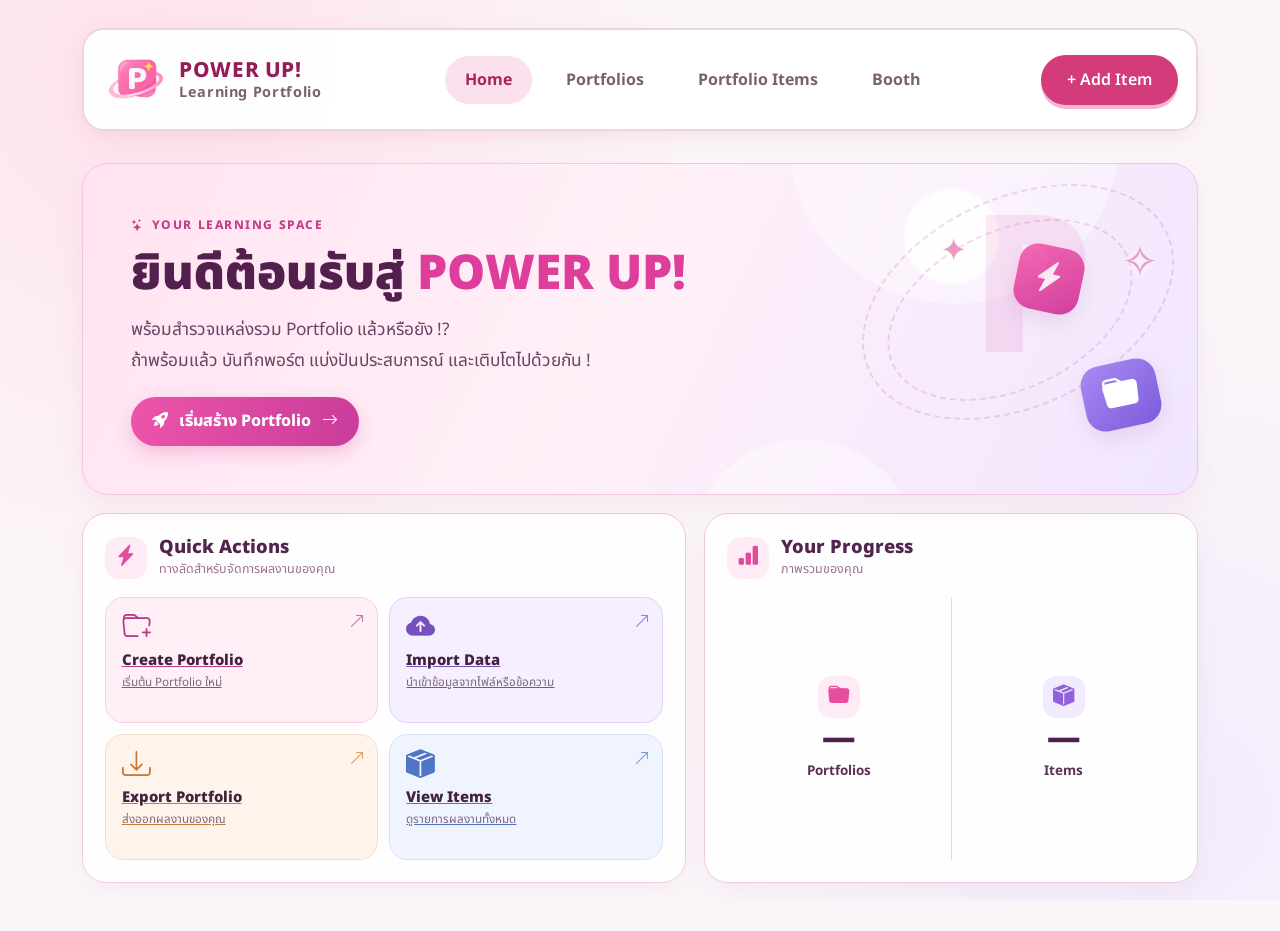
<file: index.html>
<!DOCTYPE html>
<html lang="th">
<head>
    <meta charset="UTF-8">
    <meta name="viewport" content="width=device-width, initial-scale=1.0">
    <title>POWER UP! - Welcome</title>
    <link rel="preconnect" href="https://fonts.googleapis.com">
    <link rel="preconnect" href="https://fonts.gstatic.com" crossorigin>
    <link href="https://fonts.googleapis.com/css2?family=Noto+Sans+Thai:wght@300;400;500;600;700&display=swap" rel="stylesheet">
    <link href="https://cdn.jsdelivr.net/npm/bootstrap@5.3.3/dist/css/bootstrap.min.css" rel="stylesheet">
    <link rel="stylesheet" href="https://cdn.jsdelivr.net/npm/bootstrap-icons@1.11.3/font/bootstrap-icons.min.css">
    <link rel="stylesheet" href="css/style.css">
</head>
<body class="home-page">
    <header class="site-header">
        <div class="container-xl">
            <nav class="navbar navbar-expand-lg app-nav">
                <a class="navbar-brand brand-link" href="index.html" aria-label="POWER UP Home">
                    <img src="assets/logo.png" alt="POWER UP Logo" class="brand-logo">
                    <span class="brand-copy"><strong>POWER UP!</strong><small>Learning Portfolio</small></span>
                </a>
                <div class="mobile-nav-actions">
                    <a class="btn btn-accent nav-add-btn" href="portfolio.html#add-item-section">+ Add Item</a>
                    <button class="navbar-toggler" type="button" data-bs-toggle="collapse" data-bs-target="#mainNavbar" aria-controls="mainNavbar" aria-expanded="false" aria-label="Toggle navigation">
                        <span class="navbar-toggler-icon"></span>
                    </button>
                </div>
                <div class="collapse navbar-collapse" id="mainNavbar">
                    <ul class="navbar-nav mx-auto">
                        <li class="nav-item"><a class="nav-link active" href="index.html">Home</a></li>
                        <li class="nav-item"><a class="nav-link" href="portfolio.html#portfolios-section">Portfolios</a></li>
                        <li class="nav-item"><a class="nav-link" href="portfolio.html#portfolio-items-section">Portfolio Items</a></li>
                        <li class="nav-item"><a class="nav-link" href="booth.html">Booth</a></li>
                    </ul>
                    <div class="desktop-nav-actions">
                        <a class="btn btn-accent nav-add-btn" href="portfolio.html#add-item-section">+ Add Item</a>
                    </div>
                </div>
            </nav>
        </div>
    </header>

    <main class="container-xl py-4">
        <section class="home-dashboard mb-4" id="home-section" aria-labelledby="home-title">
            <div class="home-hero">
                <div class="home-hero-content">
                    <span class="home-eyebrow"><i class="bi bi-stars"></i> YOUR LEARNING SPACE</span>
                    <h1 id="home-title">ยินดีต้อนรับสู่ <span>POWER UP!</span></h1>
                    <p>พร้อมสำรวจแหล่งรวม Portfolio แล้วหรือยัง !?<br class="d-none d-md-block">ถ้าพร้อมแล้ว บันทึกพอร์ต แบ่งปันประสบการณ์ และเติบโตไปด้วยกัน !</p>
                    <a class="btn home-primary-btn" href="portfolio.html"><i class="bi bi-rocket-takeoff-fill"></i> เริ่มสร้าง Portfolio <i class="bi bi-arrow-right"></i></a>
                </div>
                <div class="home-hero-decoration" aria-hidden="true"><div class="hero-orbit orbit-one"></div><div class="hero-orbit orbit-two"></div><div class="hero-sticker"><i class="bi bi-lightning-charge-fill"></i></div><div class="hero-folder"><i class="bi bi-folder-fill"></i></div><div class="hero-star star-one">✦</div><div class="hero-star star-two">✧</div><div class="hero-big-p">P</div></div>
            </div>

            <div class="home-dashboard-grid">
                <section class="home-quick-panel">
                    <div class="home-section-heading"><span class="heading-icon"><i class="bi bi-lightning-charge-fill"></i></span><div><h2>Quick Actions</h2><p>ทางลัดสำหรับจัดการผลงานของคุณ</p></div></div>
                    <div class="home-quick-grid">
                        <a class="quick-action quick-pink" href="portfolio.html"><span class="quick-icon"><i class="bi bi-folder-plus"></i></span><span class="quick-title">Create Portfolio</span><span class="quick-subtitle">เริ่มต้น Portfolio ใหม่</span><i class="bi bi-arrow-up-right quick-arrow"></i></a>
                        <a class="quick-action quick-purple" href="portfolio.html#btn-import-item"><span class="quick-icon"><i class="bi bi-cloud-arrow-up-fill"></i></span><span class="quick-title">Import Data</span><span class="quick-subtitle">นำเข้าข้อมูลจากไฟล์หรือข้อความ</span><i class="bi bi-arrow-up-right quick-arrow"></i></a>
                        <a class="quick-action quick-orange" href="portfolio.html#export-section"><span class="quick-icon"><i class="bi bi-download"></i></span><span class="quick-title">Export Portfolio</span><span class="quick-subtitle">ส่งออกผลงานของคุณ</span><i class="bi bi-arrow-up-right quick-arrow"></i></a>
                        <a class="quick-action quick-blue" href="portfolio.html#portfolio-items-section"><span class="quick-icon"><i class="bi bi-box-seam-fill"></i></span><span class="quick-title">View Items</span><span class="quick-subtitle">ดูรายการผลงานทั้งหมด</span><i class="bi bi-arrow-up-right quick-arrow"></i></a>
                    </div>
                </section>
                <section class="home-progress-panel">
                    <div class="home-section-heading"><span class="heading-icon"><i class="bi bi-bar-chart-fill"></i></span><div><h2>Your Progress</h2><p>ภาพรวมของคุณ</p></div></div>
                    <div class="home-stats">
                        <div class="home-stat"><span class="stat-icon stat-pink"><i class="bi bi-folder-fill"></i></span><strong id="home-portfolio-total">—</strong><span>Portfolios</span></div>
                        <div class="home-stat"><span class="stat-icon stat-purple"><i class="bi bi-box-seam-fill"></i></span><strong id="home-item-total">—</strong><span>Items</span></div>
                    </div>
                </section>
            </div>
        </section>
    </main>

    <script src="https://cdn.jsdelivr.net/npm/bootstrap@5.3.3/dist/js/bootstrap.bundle.min.js"></script>
    <script src="home.js"></script>
</body>
</html>
</file>
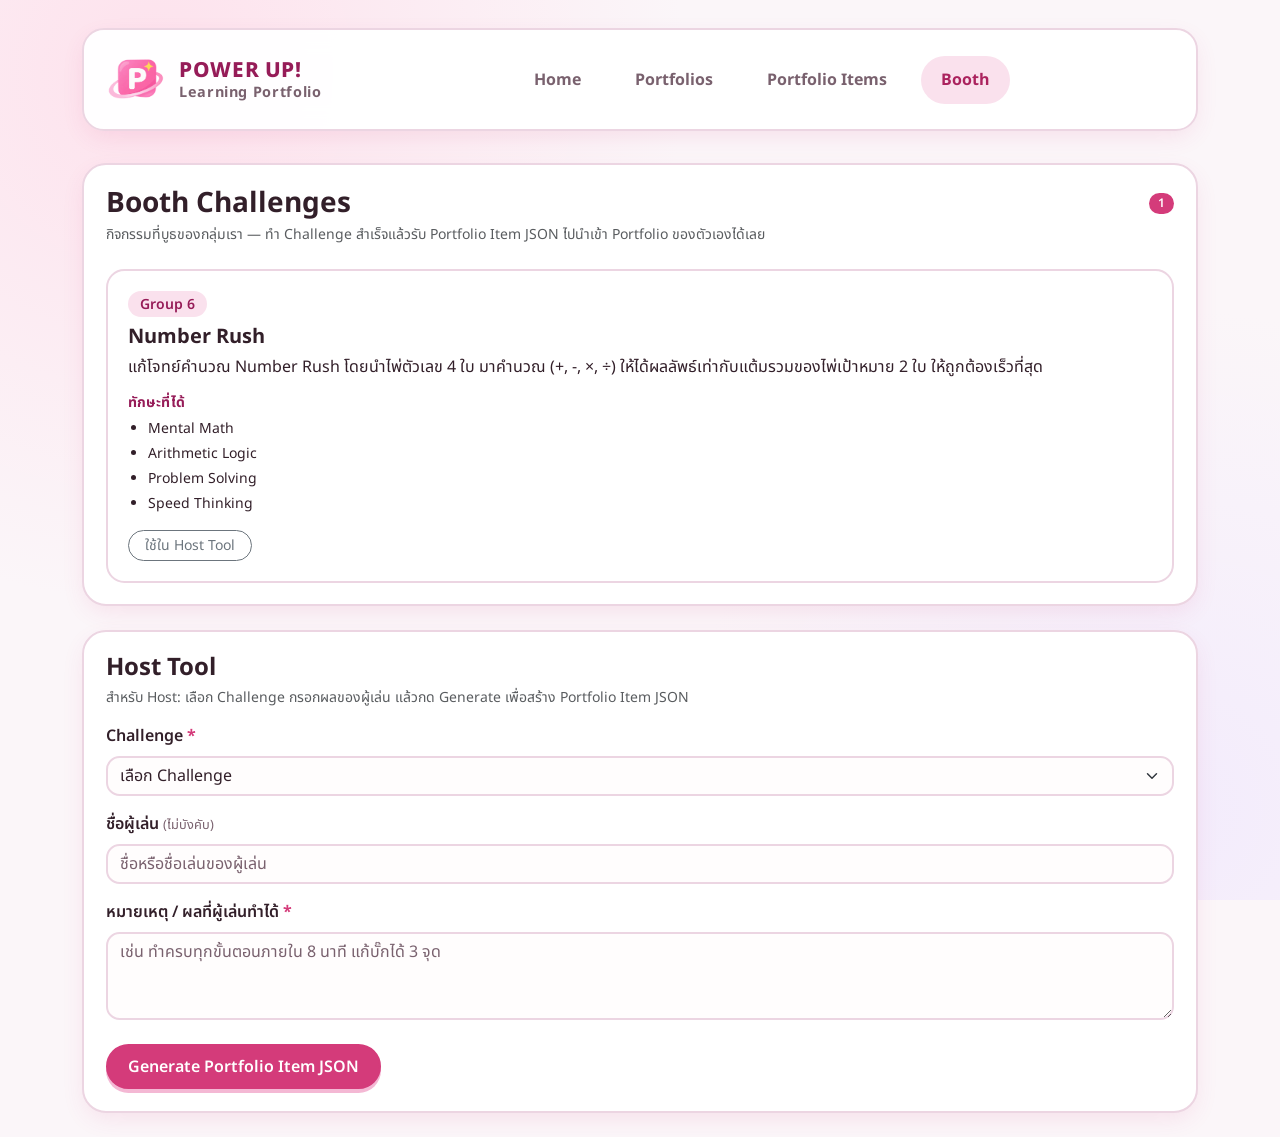
<file: booth.html>
<!DOCTYPE html>
<html lang="th">

<head>
    <meta charset="UTF-8">
    <meta name="viewport" content="width=device-width, initial-scale=1.0">
    <title>POWER UP! - Booth</title>

    <link rel="preconnect" href="https://fonts.googleapis.com">
    <link rel="preconnect" href="https://fonts.gstatic.com" crossorigin>
    <link href="https://fonts.googleapis.com/css2?family=Noto+Sans+Thai:wght@300;400;500;600;700&display=swap"
        rel="stylesheet">
    <link href="https://cdn.jsdelivr.net/npm/bootstrap@5.3.3/dist/css/bootstrap.min.css" rel="stylesheet">
    <link rel="stylesheet" href="css/style.css">
    <link rel="stylesheet" href="css/booth.css">
</head>

<body>
    <header class="site-header">
        <div class="container-xl">
            <nav class="navbar navbar-expand-lg app-nav">
                <a class="navbar-brand brand-link" href="index.html" aria-label="POWER UP Home">
                    <img src="assets/logo.png" alt="POWER UP Logo" class="brand-logo">
                    <span class="brand-copy">
                        <strong>POWER UP!</strong>
                        <small>Learning Portfolio</small>
                    </span>
                </a>

                <div class="mobile-nav-actions">
                    <button class="navbar-toggler" type="button" data-bs-toggle="collapse"
                        data-bs-target="#mainNavbar" aria-controls="mainNavbar" aria-expanded="false"
                        aria-label="Toggle navigation">
                        <span class="navbar-toggler-icon"></span>
                    </button>
                </div>

                <div class="collapse navbar-collapse" id="mainNavbar">
                    <ul class="navbar-nav mx-auto">
                        <li class="nav-item">
                            <a class="nav-link" href="index.html">Home</a>
                        </li>
                        <li class="nav-item">
                            <a class="nav-link" href="portfolio.html#portfolios-section">Portfolios</a>
                        </li>
                        <li class="nav-item">
                            <a class="nav-link" href="portfolio.html#portfolio-items-section">Portfolio Items</a>
                        </li>
                        <li class="nav-item">
                            <a class="nav-link active" href="booth.html" aria-current="page">Booth</a>
                        </li>
                    </ul>
                </div>
            </nav>
        </div>
    </header>

    <main class="container-xl py-4">
        <div id="toast-area" class="toast-area" aria-live="polite"></div>

        <!-- ===== Booth: Challenge ของกลุ่ม ===== -->
        <section class="panel mb-4" id="booth-section" aria-labelledby="booth-heading">
            <div class="d-flex flex-wrap justify-content-between align-items-center gap-2 mb-1">
                <h1 class="h3 fw-bold mb-0" id="booth-heading">Booth Challenges</h1>
                <span class="badge rounded-pill booth-count" id="challenge-count">0</span>
            </div>
            <p class="text-muted small mb-4">กิจกรรมที่บูธของกลุ่มเรา — ทำ Challenge สำเร็จแล้วรับ Portfolio Item JSON ไปนำเข้า Portfolio ของตัวเองได้เลย</p>

            <div id="challenge-list" class="challenge-grid"></div>
        </section>

        <!-- ===== Host Tool ===== -->
        <section class="panel" id="host-tool-section" aria-labelledby="host-heading">
            <div class="mb-3">
                <h2 class="h4 fw-bold mb-1" id="host-heading">Host Tool</h2>
                <p class="text-muted small mb-0">สำหรับ Host: เลือก Challenge กรอกผลของผู้เล่น แล้วกด Generate เพื่อสร้าง Portfolio Item JSON</p>
            </div>

            <form id="host-form" novalidate>
                <div class="row g-3">
                    <div class="col-12">
                        <label for="host-challenge" class="form-label fw-semibold">
                            Challenge <span class="req">*</span>
                        </label>
                        <select id="host-challenge" class="form-select" required aria-describedby="host-challenge-error">
                            <option value="" selected disabled>เลือก Challenge</option>
                        </select>
                        <div class="invalid-feedback" id="host-challenge-error">กรุณาเลือก Challenge</div>
                    </div>

                    <div class="col-12">
                        <label for="host-player" class="form-label fw-semibold">
                            ชื่อผู้เล่น <span class="hint">(ไม่บังคับ)</span>
                        </label>
                        <input type="text" id="host-player" class="form-control" maxlength="60"
                            placeholder="ชื่อหรือชื่อเล่นของผู้เล่น">
                    </div>

                    <div class="col-12">
                        <label for="host-note" class="form-label fw-semibold">
                            หมายเหตุ / ผลที่ผู้เล่นทำได้ <span class="req">*</span>
                        </label>
                        <textarea id="host-note" class="form-control" rows="3" maxlength="500"
                            placeholder="เช่น ทำครบทุกขั้นตอนภายใน 8 นาที แก้บั๊กได้ 3 จุด"
                            required aria-describedby="host-note-error"></textarea>
                        <div class="invalid-feedback" id="host-note-error">กรุณากรอกหมายเหตุหรือผลที่ผู้เล่นทำได้</div>
                    </div>
                </div>

                <div id="host-error" class="alert alert-danger mt-3 mb-0" role="alert" hidden></div>

                <div class="d-flex flex-wrap gap-2 mt-4">
                    <button type="submit" class="btn btn-accent" id="btn-generate">Generate Portfolio Item JSON</button>
                </div>
            </form>

            <!-- ผลลัพธ์ -->
            <div id="output-area" class="output-area" hidden>
                <hr class="my-4">
                <div class="d-flex flex-wrap justify-content-between align-items-center gap-2 mb-2">
                    <label for="json-output" class="form-label fw-semibold mb-0">Portfolio Item JSON</label>
                    <span class="hint" id="output-meta"></span>
                </div>
                <textarea id="json-output" class="form-control json-output" rows="14" readonly
                    spellcheck="false" aria-describedby="copy-status"></textarea>

                <div class="d-flex flex-wrap align-items-center gap-2 mt-3">
                    <button type="button" class="btn btn-accent" id="btn-copy">Copy</button>
                    <button type="button" class="btn btn-outline-secondary rounded-pill px-3" id="btn-download">
                        Download .json
                    </button>
                    <span id="copy-status" class="small fw-semibold" role="status" aria-live="polite"></span>
                </div>
            </div>
        </section>
    </main>

    <script src="https://cdn.jsdelivr.net/npm/bootstrap@5.3.3/dist/js/bootstrap.bundle.min.js"></script>
    <script src="js/challenges.config.js"></script>
    <script src="booth.js"></script>
</body>

</html>
</file>
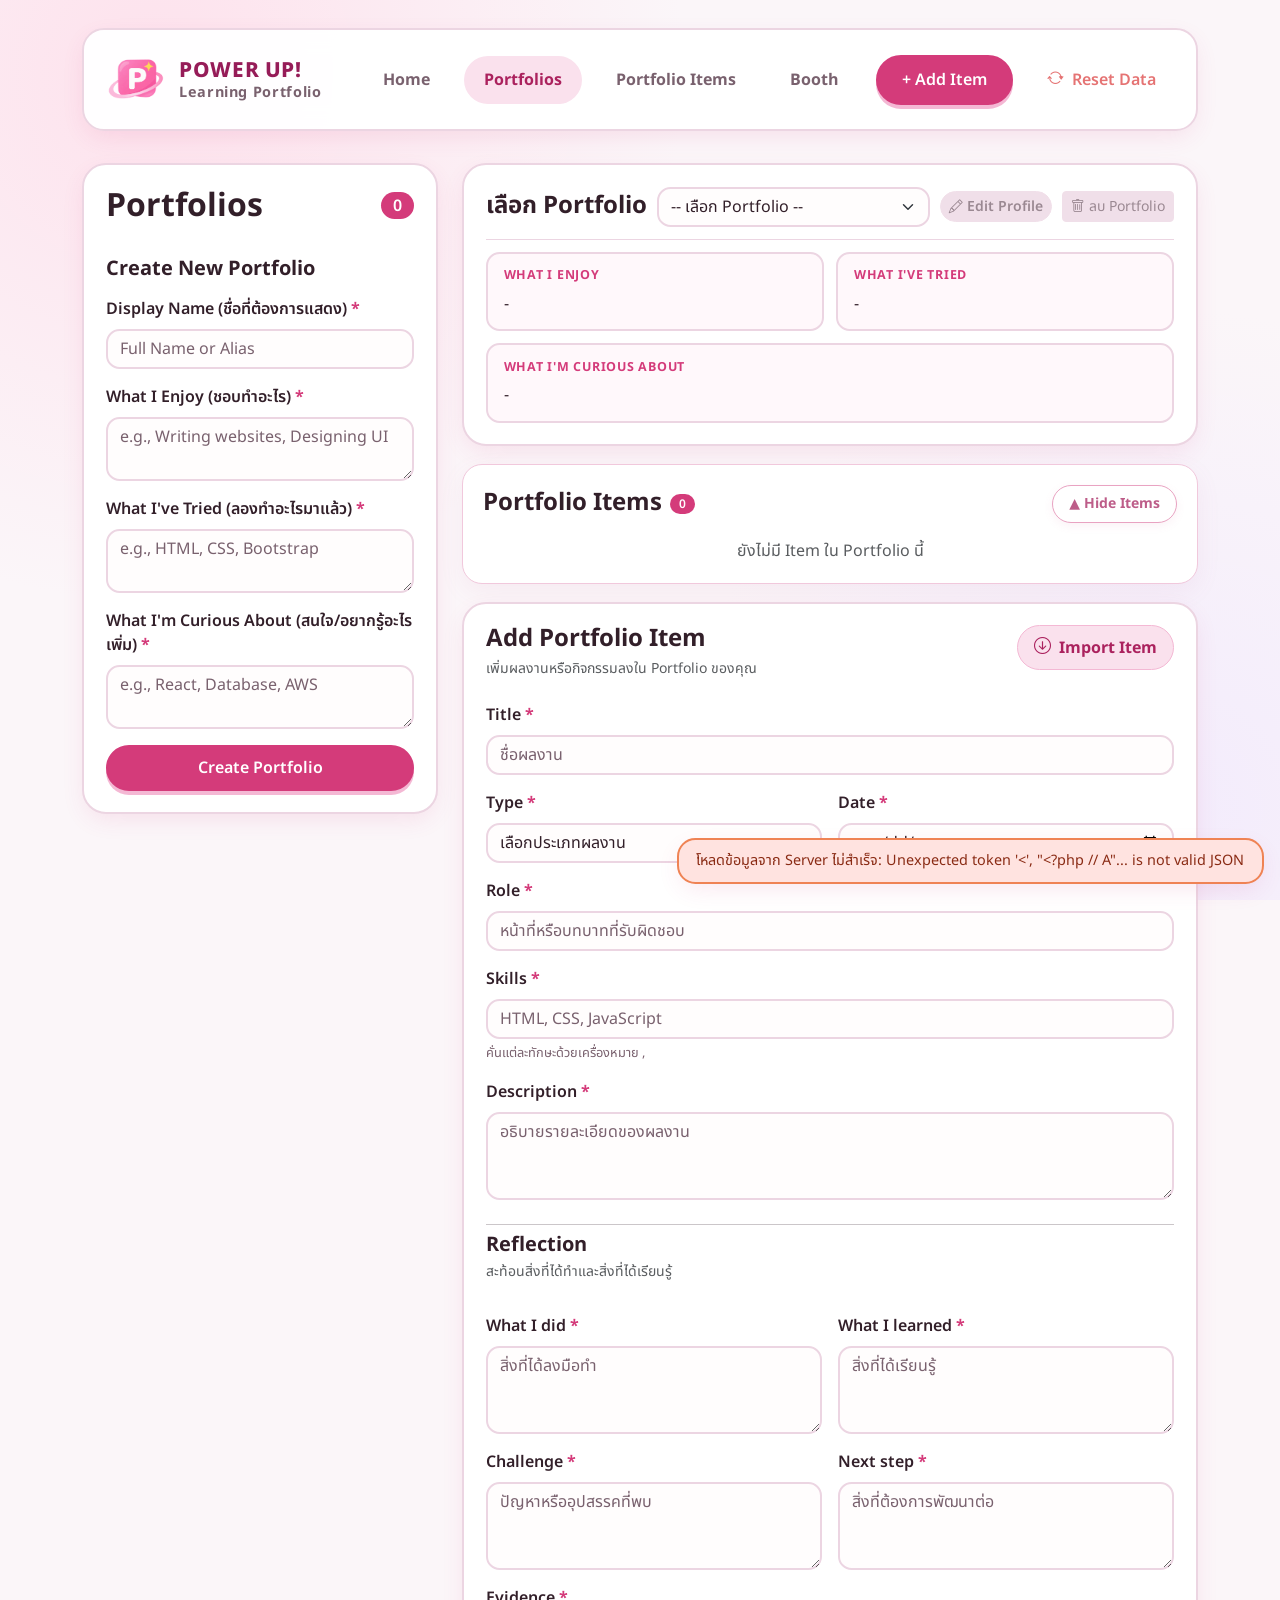
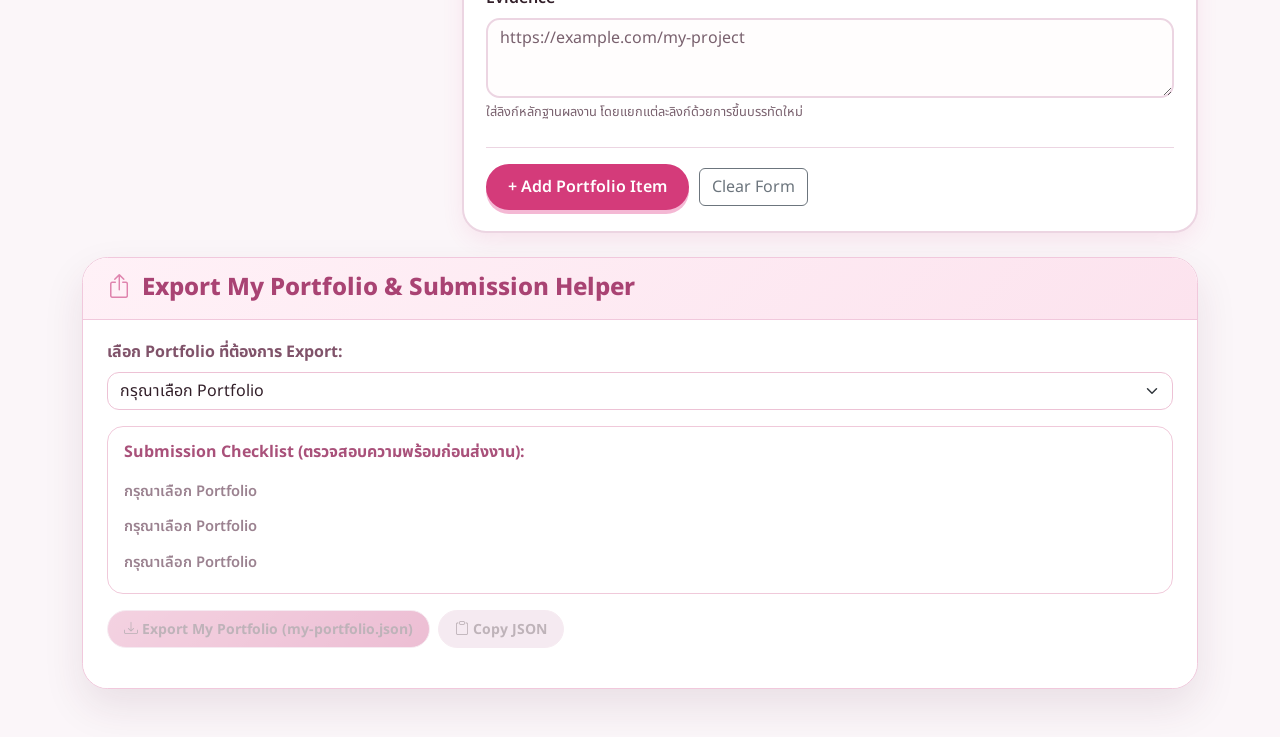
<file: portfolio.html>
<!DOCTYPE html>
<html lang="en">

<head>
    <meta charset="UTF-8">
    <meta name="viewport" content="width=device-width, initial-scale=1.0">
    <title>POWER UP! - Portfolio</title>

    <!-- Google Fonts: Noto Sans Thai -->
    <link rel="preconnect" href="https://fonts.googleapis.com">
    <link rel="preconnect" href="https://fonts.gstatic.com" crossorigin>
    <link href="https://fonts.googleapis.com/css2?family=Noto+Sans+Thai:wght@300;400;500;600;700&display=swap"
        rel="stylesheet">
    <!-- Bootstrap CSS -->
    <link href="https://cdn.jsdelivr.net/npm/bootstrap@5.3.3/dist/css/bootstrap.min.css" rel="stylesheet">
    <link rel="stylesheet" href="https://cdn.jsdelivr.net/npm/bootstrap-icons@1.11.3/font/bootstrap-icons.min.css">
    <link rel="stylesheet" href="css/style.css">
</head>

<body>
    <!-- top navbar -->
    <header class="site-header">
        <div class="container-xl">
            <nav class="navbar navbar-expand-lg app-nav">

                <!-- Brand -->
                <a class="navbar-brand brand-link" href="index.html" aria-label="POWER UP Home">

                    <img src="assets/logo.png" alt="POWER UP Logo" class="brand-logo">

                    <span class="brand-copy">
                        <strong>POWER UP!</strong>
                        <small>Learning Portfolio</small>
                    </span>
                </a>

                <!-- Mobile actions -->
                <div class="mobile-nav-actions">
                    <button class="btn btn-accent nav-add-btn" type="button" data-scroll-target="add-item-section">
                        + Add Item
                    </button>

                    <button class="navbar-toggler" type="button" data-bs-toggle="collapse" data-bs-target="#mainNavbar"
                        aria-controls="mainNavbar" aria-expanded="false" aria-label="Toggle navigation">
                        <span class="navbar-toggler-icon"></span>
                    </button>
                </div>

                <!-- Navigation -->
                <div class="collapse navbar-collapse" id="mainNavbar">

                    <ul class="navbar-nav mx-auto">
                        <li class="nav-item">
                            <a class="nav-link" href="index.html">Home</a>
                        </li>


                        <li class="nav-item">
                            <a class="nav-link active" href="#portfolios-section" aria-current="page">
                                Portfolios
                            </a>
                        </li>

                        <li class="nav-item">
                            <a class="nav-link" href="#portfolio-items-section">
                                Portfolio Items
                            </a>
                        </li>

                        <li class="nav-item">
                            <a class="nav-link" href="booth.html">
                                Booth
                            </a>
                        </li>

                    </ul>

                    <!-- Desktop actions -->
                    <div class="desktop-nav-actions">

                        <button class="btn btn-accent nav-add-btn" type="button" data-scroll-target="add-item-section">
                            + Add Item
                        </button>

                        <button id="btn-reset-data" class="btn btn-reset" type="button">
                            <i class="bi bi-arrow-repeat"></i>
                            Reset Data
                        </button>

                    </div>

                    <!-- Mobile Reset -->
                    <div class="mobile-reset">
                        <button type="button" class="btn btn-reset">
                            <i class="bi bi-arrow-repeat"></i>
                            Reset Data
                        </button>
                    </div>

                </div>
            </nav>
        </div>
    </header>


    <!-- main content -->
    <main class="container-xl py-4">
        <!-- พื้นที่สำหรับแจ้งเตือน toast -->
        <div id="toast-area" class="toast-area" aria-live="polite"></div>

        <div class="row g-4">
            <!-- sidebar ฝั่งซ้าย - สร้างและเลือก portfolio -->
            <aside class="col-lg-4">
                <section class="panel">
                    <h2 class="h2 fw-bold d-flex justify-content-between align-items-center mb-3">
                        Portfolios
                        <span class="badge text-bg-secondary fs-6" id="portfolio-count">0</span>
                    </h2>

                    <!-- รายการ portfolio ที่สร้างแล้ว -->
                    <div id="portfolio-list" class="list-group list-group-flush mb-3"></div>
                    <h3 class="h5 fw-bold mt-2 mb-3">Create New Portfolio</h3>

                    <form id="portfolio-form" novalidate>
                        <div class="mb-3">
                            <label class="form-label fw-semibold" for="p-name">
                                Display Name (ชื่อที่ต้องการแสดง) <span class="req">*</span>
                            </label>
                            <input class="form-control" id="p-name" name="name" type="text" maxlength="60"
                                placeholder="Full Name or Alias" required>
                            <div class="invalid-feedback">Please enter display name</div>
                        </div>

                        <div class="mb-3">
                            <label class="form-label fw-semibold" for="p-enjoy">
                                What I Enjoy (ชอบทำอะไร) <span class="req">*</span>
                            </label>
                            <textarea class="form-control" id="p-enjoy" name="enjoy" rows="2"
                                placeholder="e.g., Writing websites, Designing UI" required></textarea>
                            <div class="invalid-feedback">Please enter what you enjoy doing</div>
                        </div>

                        <div class="mb-3">
                            <label class="form-label fw-semibold" for="p-tried">
                                What I've Tried (ลองทำอะไรมาแล้ว) <span class="req">*</span>
                            </label>
                            <textarea class="form-control" id="p-tried" name="tried" rows="2"
                                placeholder="e.g., HTML, CSS, Bootstrap" required></textarea>
                            <div class="invalid-feedback">Please enter what you have tried</div>
                        </div>

                        <div class="mb-3">
                            <label class="form-label fw-semibold" for="p-curious">
                                What I'm Curious About (สนใจ/อยากรู้อะไรเพิ่ม) <span class="req">*</span>
                            </label>
                            <textarea class="form-control" id="p-curious" name="curious" rows="2"
                                placeholder="e.g., React, Database, AWS" required></textarea>
                            <div class="invalid-feedback">Please enter what you are curious about</div>
                        </div>

                        <button class="btn btn-accent w-100" type="submit">Create Portfolio</button>
                    </form>
                </section>
            </aside>

            <!-- ฝั่งขวา - Profile, Portfolio Items และ Add Portfolio Item -->
            <section class="col-lg-8 main-column">

                <!-- Profile -->
                <div id="portfolios-section">
                    <div class="panel profile-panel" id="profile-panel">
                        <div class="profile-header">
                            <h2 id="profile-name" class="h4 fw-bold mb-0">เลือก Portfolio</h2>
                            <select id="portfolio-select" class="form-select">
                                <option value="" disabled selected>-- เลือก Portfolio --</option>
                            </select>
                            <button type="button" id="btn-edit-profile" class="btn btn-edit-profile btn-sm text-nowrap" disabled>
                                <i class="bi bi-pencil"></i> Edit Profile
                            </button>
                            <!-- ปุ่มลบ Portfolio; PHP จะตรวจสอบรหัสผ่านก่อนลบจริง -->
                            <button type="button" id="btn-delete-portfolio" class="btn btn-outline-danger btn-sm text-nowrap" disabled>
                                <i class="bi bi-trash"></i> ลบ Portfolio
                            </button>
                        </div>
                        <div class="profile-item">
                            <small>WHAT I ENJOY</small>
                            <p id="view-what-enjoy">-</p>
                        </div>
                        <div class="profile-item">
                            <small>WHAT I'VE TRIED</small>
                            <p id="view-what-tried">-</p>
                        </div>
                        <div class="profile-item profile-item-full">
                            <small>WHAT I'M CURIOUS ABOUT</small>
                            <p id="view-what-curious">-</p>
                        </div>
                    </div>
                </div>

                <!-- Portfolio Items -->
                <section class="panel items-panel" id="portfolio-items-section">
                    <div class="d-flex flex-wrap justify-content-between align-items-center gap-2 mb-3">
                        <div class="d-flex align-items-center gap-2">
                            <h2 class="h4 fw-bold mb-0">Portfolio Items</h2>
                            <span id="portfolio-items-count" class="badge rounded-pill">0</span>
                        </div>
                        <button class="btn btn-sm rounded-pill px-3 toggle-items-btn"
                            type="button" data-bs-toggle="collapse" data-bs-target="#portfolio-items-collapse"
                            aria-expanded="true" aria-controls="portfolio-items-collapse">
                            <span class="when-opened">▲ Hide Items</span>
                            <span class="when-closed">▼ Show Items</span>
                        </button>
                    </div>

                    <div class="collapse show" id="portfolio-items-collapse">
                        <div id="portfolio-items-list" class="items-grid">
                            <div class="empty-state">
                                <h3 class="h5 fw-bold mb-1">ยังไม่มีผลงานใน Portfolio นี้</h3>
                                <p class="text-muted small mb-3">เริ่มต้นบันทึกการเรียนรู้และโปรเจกต์แรกของคุณได้เลย</p>
                                <a href="#item-title" class="btn btn-accent btn-sm">+ Add First Item</a>
                            </div>
                        </div>
                    </div>
                </section>

                <!-- Add Portfolio Item -->
                <div class="panel add-item-panel" id="add-item-section">
                    <div class="d-flex flex-wrap justify-content-between align-items-start gap-2 mb-4">
                        <div>
                            <h2 class="h4 fw-bold mb-1">Add Portfolio Item</h2>
                            <p class="text-muted small mb-0">
                                เพิ่มผลงานหรือกิจกรรมลงใน Portfolio ของคุณ
                            </p>
                        </div>
                        <button type="button" class="btn rounded-pill px-3" id="btn-import-item">
                            <i class="bi bi-arrow-down-circle"></i>
                            Import Item
                        </button>
                    </div>

                    <form id="item-form" novalidate>
                        <div class="row g-3">
                            <!-- Title -->
                            <div class="col-12">
                                <label for="item-title" class="form-label fw-semibold">
                                    Title <span class="req">*</span>
                                </label>
                                <input type="text" class="form-control" id="item-title" name="title"
                                    placeholder="ชื่อผลงาน" required>
                                <div class="invalid-feedback">Please enter item title</div>
                            </div>

                            <!-- Type -->
                            <div class="col-md-6">
                                <label for="item-type" class="form-label fw-semibold">
                                    Type <span class="req">*</span>
                                </label>
                                <select class="form-select" id="item-type" name="type" required>
                                    <option value="" selected disabled>เลือกประเภทผลงาน</option>
                                    <option value="Course Assignment">Course Assignment</option>
                                    <option value="Club Activity">Club Activity</option>
                                    <option value="Personal Project">Personal Project</option>
                                    <option value="Workshop">Workshop</option>
                                    <option value="Competition">Competition</option>
                                    <option value="Other">Other</option>
                                </select>
                                <div class="invalid-feedback">Please select item type</div>
                            </div>

                            <!-- Date -->
                            <div class="col-md-6">
                                <label for="item-date" class="form-label fw-semibold">
                                    Date <span class="req">*</span>
                                </label>
                                <input type="date" class="form-control" id="item-date" name="date" required>
                                <div class="invalid-feedback">Please select a date</div>
                            </div>

                            <!-- Role -->
                            <div class="col-12">
                                <label for="item-role" class="form-label fw-semibold">
                                    Role <span class="req">*</span>
                                </label>
                                <input type="text" class="form-control" id="item-role" name="role"
                                    placeholder="หน้าที่หรือบทบาทที่รับผิดชอบ" required>
                                <div class="invalid-feedback">Please enter your role</div>
                            </div>

                            <!-- Skills -->
                            <div class="col-12">
                                <label for="item-skills" class="form-label fw-semibold">
                                    Skills <span class="req">*</span>
                                </label>
                                <input type="text" class="form-control" id="item-skills" name="skills"
                                    placeholder="HTML, CSS, JavaScript" required>
                                <small class="hint">คั่นแต่ละทักษะด้วยเครื่องหมาย ,</small>
                                <div class="invalid-feedback">Please enter at least one skill</div>
                            </div>

                            <!-- Description -->
                            <div class="col-12">
                                <label for="item-description" class="form-label fw-semibold">
                                    Description <span class="req">*</span>
                                </label>
                                <textarea class="form-control" id="item-description" name="description" rows="3"
                                    placeholder="อธิบายรายละเอียดของผลงาน" required></textarea>
                                <div class="invalid-feedback">Please enter description</div>
                            </div>

                            <!-- Reflection -->
                            <div class="col-12">
                                <hr class="my-2">
                                <h3 class="h5 fw-bold mb-1">Reflection</h3>
                                <p class="text-muted small">
                                    สะท้อนสิ่งที่ได้ทำและสิ่งที่ได้เรียนรู้
                                </p>
                            </div>

                            <!-- What I did -->
                            <div class="col-md-6">
                                <label for="item-what-did" class="form-label fw-semibold">
                                    What I did <span class="req">*</span>
                                </label>
                                <textarea class="form-control" id="item-what-did" name="whatIDid" rows="3"
                                    placeholder="สิ่งที่ได้ลงมือทำ" required></textarea>
                                <div class="invalid-feedback">Please enter what you did</div>
                            </div>

                            <!-- What I learned -->
                            <div class="col-md-6">
                                <label for="item-what-learned" class="form-label fw-semibold">
                                    What I learned <span class="req">*</span>
                                </label>
                                <textarea class="form-control" id="item-what-learned" name="whatILearned" rows="3"
                                    placeholder="สิ่งที่ได้เรียนรู้" required></textarea>
                                <div class="invalid-feedback">Please enter what you learned</div>
                            </div>

                            <!-- Challenge -->
                            <div class="col-md-6">
                                <label for="item-challenge" class="form-label fw-semibold">
                                    Challenge <span class="req">*</span>
                                </label>
                                <textarea class="form-control" id="item-challenge" name="challenge" rows="3"
                                    placeholder="ปัญหาหรืออุปสรรคที่พบ" required></textarea>
                                <div class="invalid-feedback">Please enter challenge</div>
                            </div>

                            <!-- Next step -->
                            <div class="col-md-6">
                                <label for="item-next-step" class="form-label fw-semibold">
                                    Next step <span class="req">*</span>
                                </label>
                                <textarea class="form-control" id="item-next-step" name="nextStep" rows="3"
                                    placeholder="สิ่งที่ต้องการพัฒนาต่อ" required></textarea>
                                <div class="invalid-feedback">Please enter next step</div>
                            </div>

                            <!-- Evidence -->
                            <div class="col-12">
                                <label for="item-evidence" class="form-label fw-semibold">
                                    Evidence <span class="req">*</span>
                                </label>
                                <textarea class="form-control" id="item-evidence" name="evidence" rows="2"
                                    placeholder="https://example.com/my-project" required></textarea>
                                <small class="hint">
                                    ใส่ลิงก์หลักฐานผลงาน โดยแยกแต่ละลิงก์ด้วยการขึ้นบรรทัดใหม่
                                </small>
                                <div class="invalid-feedback">Please enter at least one valid URL</div>
                            </div>
                        </div>

                        <!-- Buttons -->
                        <div class="add-item-actions mt-4 pt-3">
                            <button type="submit" class="btn btn-accent">
                                + Add Portfolio Item
                            </button>
                            <button type="reset" class="btn btn-outline-secondary">
                                Clear Form
                            </button>
                        </div>

                        <!-- กล่องสำหรับแสดงสถานะการบันทึกสำเร็จ -->
                        <div id="save-status-message" class="alert mt-3" style="display: none;"></div>
                    </form>
                </div>

            </section>
        </div>
        <!-- Import Portfolio Item Modal -->
        <div class="modal fade" id="import-modal" tabindex="-1" aria-labelledby="import-modal-title" aria-hidden="true">
            <div class="modal-dialog modal-dialog-centered modal-xl modal-dialog-scrollable">
                <div class="modal-content import-modal-content">
                    <div class="modal-header border-0 pb-2">
                        <div class="d-flex align-items-center gap-3">
                            <div class="import-modal-icon"><i class="bi bi-cloud-arrow-up-fill"></i></div>
                            <div><h2 class="modal-title fw-bold" id="import-modal-title">Import Portfolio</h2><p class="text-muted mb-0">นำผลงานเข้าสู่ Portfolio ของคุณได้อย่างรวดเร็ว</p></div>
                        </div>
                        <button type="button" class="btn-close align-self-start" data-bs-dismiss="modal" aria-label="Close"></button>
                    </div>
                    <div class="modal-body pt-3">
                        <div class="mb-4">
                            <label for="import-target-port" class="form-label fw-bold">Portfolio ปลายทาง</label>
                            <select id="import-target-port" class="form-select"><option value="">กำลังโหลด Portfolio...</option></select>
                            <small class="text-muted">ระบบเลือก Portfolio ที่กำลังเปิดอยู่ให้อัตโนมัติ สามารถเปลี่ยนปลายทางได้</small>
                        </div>
                        <div class="row g-3 mb-4">
                            <div class="col-md-6"><button type="button" class="import-method-card active w-100" id="btn-paste-mode"><i class="bi bi-file-earmark-code"></i><span><strong>Paste JSON</strong><small>วางข้อมูล JSON ของผลงาน</small></span><i class="bi bi-check-circle-fill method-check"></i></button></div>
                            <div class="col-md-6"><button type="button" class="import-method-card w-100" id="btn-upload-mode"><i class="bi bi-file-earmark-arrow-up"></i><span><strong>Upload File</strong><small>เลือกไฟล์ .json จากเครื่อง</small></span><i class="bi bi-check-circle-fill method-check"></i></button></div>
                        </div>
                        <div id="import-upload-panel" class="d-none mb-3">
                            <label class="form-label fw-bold" for="import-file-input">เลือกไฟล์ JSON</label>
                            <div id="import-drop-zone" class="import-drop-zone text-center"><i class="bi bi-cloud-arrow-up fs-1"></i><p class="mb-2">เลือกไฟล์ .json จากเครื่อง หรือลากไฟล์มาวางที่นี่</p><input type="file" id="import-file-input" accept=".json,application/json" class="form-control"></div>
                        </div>
                        <div class="d-flex justify-content-between align-items-center gap-2 mb-2 flex-wrap">
                            <label for="import-textarea" class="form-label fw-bold mb-0">JSON Data <span class="text-danger">*</span></label>
                            <button type="button" id="btn-download-sample" class="btn btn-sm btn-outline-secondary rounded-pill"><i class="bi bi-download"></i> ตัวอย่าง JSON</button>
                        </div>
                        <textarea id="import-textarea" class="form-control font-monospace import-json-editor" rows="7" placeholder="วาง JSON ของ Item, Array ของหลาย Item หรือ Full Portfolio ได้ที่นี่..."></textarea>
                        <div class="d-flex justify-content-between align-items-center flex-wrap gap-2 mt-2"><small class="text-muted"><i class="bi bi-info-circle"></i> รองรับ Item เดี่ยว, JSON Array หลาย Item หรือไฟล์ Portfolio (.json) โดยระบบจะนำเข้าเฉพาะข้อมูลใน items</small><span class="badge rounded-pill text-bg-success">ตรวจสอบก่อน Import</span></div>
                        <div id="import-error-alert" class="alert alert-danger d-none py-2 px-3 mt-3 mb-3" role="alert"></div>
                        <div id="import-preview-box" class="import-preview-card my-3 d-none">
                            <div class="import-preview-heading">
                                <div class="import-preview-heading-icon"><i class="bi bi-clipboard2-check"></i></div>
                                <div>
                                    <h6 class="fw-bold mb-1">รายการที่จะนำเข้า</h6>
                                    <span class="import-preview-subtitle">Preview · ตรวจสอบรายละเอียดก่อนบันทึก</span>
                                </div>
                                <span class="import-preview-status"><i class="bi bi-check-circle-fill"></i> Validated</span>
                            </div>
                            <div class="import-preview-grid">
                                <div class="import-preview-field">
                                    <span class="import-preview-label"><i class="bi bi-hash"></i>ID / จำนวนรายการ</span>
                                    <strong id="prev-id">-</strong>
                                </div>
                                <div class="import-preview-field">
                                    <span class="import-preview-label"><i class="bi bi-card-heading"></i> Title</span>
                                    <strong id="prev-title">-</strong>
                                </div>
                                <div class="import-preview-field">
                                    <span class="import-preview-label"><i class="bi bi-folder2"></i> Type</span>
                                    <strong id="prev-type">-</strong>
                                </div>
                                <div class="import-preview-field">
                                    <span class="import-preview-label">
                                        <i class="bi bi-calendar-event"></i> Date
                                    </span>
                                    <strong id="prev-date">-</strong>
                                </div>
                                <div class="import-preview-field import-preview-field-wide">
                                    <span class="import-preview-label"><i class="bi bi-stars"></i> Skills</span>
                                    <strong id="prev-skills">-</strong>
                                </div>
                            </div>
                            <div id="prev-items-list" class="import-preview-items-list d-none" aria-live="polite"></div>
                        </div>
                        <div id="import-status-box" class="alert d-none py-2 px-3 mt-3 mb-0" role="alert"><span id="import-status-text"></span><button type="button" id="btn-retry-import" class="btn btn-sm btn-warning ms-2 py-0 d-none">ลองใหม่</button></div>
                    </div>
                    <div class="modal-footer border-0 pt-2">
                        <button type="button"
                            class="btn btn-outline-secondary rounded-pill px-4"
                            data-bs-dismiss="modal">
                            ยกเลิก
                        </button>
                    
                        <button type="button"
                            id="btn-preview-json"
                            class="btn btn-validate rounded-pill px-4">
                            <i class="bi bi-eye"></i> Validate &amp; Preview
                        </button>
                    
                        <button type="button"
                            id="btn-confirm-import"
                            class="btn btn-accent rounded-pill px-4"
                            disabled>
                            <i class="bi bi-check-lg"></i> Import
                        </button>
                    </div>
                </div>
            </div>
        </div>
        <!-- === ส่วน Export My Portfolio & Submission Helper (Issue #26) === -->
        <section id="export-section" class="card shadow-sm p-3 mt-4 mb-4 export-helper-card">
            <div class="export-helper-inner p-4">
            <h4 class="export-helper-title mb-3">
                <i class="bi bi-box-arrow-up"></i> Export My Portfolio & Submission Helper
            </h4>

            <!-- เลือก Portfolio ที่ต้องการ Export -->
            <div class="mb-3">
                <label for="export-source-port" class="form-label fw-bold">เลือก Portfolio ที่ต้องการ Export:</label>
                <select id="export-source-port" class="form-select">
                    <option value="">กรุณาเลือก Portfolio</option>
                </select>
            </div>

            <!-- Submission Checklist -->
            <div class="submission-checklist-card p-3 mb-3">
                <h6 class="fw-bold mb-3">Submission Checklist (ตรวจสอบความพร้อมก่อนส่งงาน):</h6>
                <ul class="list-unstyled mb-0 submission-checklist-list">
                    <li id="chk-imported-item" class="mb-2 text-muted">กรุณาเลือก Portfolio</li>
                    <li id="chk-reflection" class="mb-2 text-muted">กรุณาเลือก Portfolio</li>
                    <li id="chk-evidence" class="mb-0 text-muted">กรุณาเลือก Portfolio</li>
                </ul>
            </div>

            <!-- แจ้งเตือนสถานะการ Copy / Export -->
            <div id="export-status-alert" class="alert alert-success d-none py-2 px-3 mb-3" role="alert"
                style="font-size: 0.9rem;"></div>

            <!-- ปุ่ม Export และ Copy JSON -->
            <div class="d-flex flex-wrap gap-2 mb-3">
                <button type="button" id="btn-export-json" class="btn btn-export-pink btn-sm px-3" disabled>
                    <i class="bi bi-download"></i> Export My Portfolio (my-portfolio.json)
                </button>
                <button type="button" id="btn-copy-json" class="btn btn-copy-pink btn-sm px-3" disabled>
                    <i class="bi bi-clipboard"></i> Copy JSON
                </button>
            </div>
            </div>
        </section>
    </main>

    <!-- scripts -->
    <script src="https://cdn.jsdelivr.net/npm/bootstrap@5.3.3/dist/js/bootstrap.bundle.min.js"></script>
    <script src="app.js"></script>
    <script src="js/portfolio-transfer.js"></script>
    <script src="js/challenges.config.js"></script>
    <script src="js/export-generator.js"></script>
    <script src="js/reflection-validator.js"></script>
</body>

</html>
</file>
<file: css/style.css>
:root {
  /* ปรับโทนสีให้พาสเทลและละมุนขึ้น แต่ยังคงโทนเดิมและอ่านง่าย */
  --accent: #d43b7a;       /* ปรับสีชมพูเข้มให้ซอฟต์ลงนิดหน่อย อ่านง่ายสบายตา */
  --accent-dark: #ab225e;  /* ชมพูเข้มสำหรับสถานะ Hover */
  --accent-soft: #fae1ed;  /* ชมพูพาสเทลอ่อนละมุน */
  --accent-soft-2: #f4b8d4;
  
  --ink: #321f29;          /* สีตัวหนังสือเข้มขึ้นเล็กน้อยเพื่อให้ตัดกับพื้นหลัง อ่านง่ายชัดเจน */
  --paper: #fbf6f9;        /* พื้นหลังเว็บโทนพาสเทลอมชมพูจางๆ */
  --panel: #ffffff;
  --line: #ecd5e2;         /* เส้นขอบสีพาสเทลอ่อนๆ */
  --muted: #79616e;        /* สีข้อความรอง */
  --secondary: #961c58;
  --lilac: #f3effc;        /* ม่วงพาสเทลอ่อน */
  --shadow: 0 8px 24px -4px rgba(212, 59, 122, 0.12);

  /* === Design Tokens === */
  --font-main: 'Noto Sans Thai', system-ui, -apple-system, sans-serif;
  --fs-base: 1rem;
  --fs-sm: 0.875rem;
  --fs-lg: 1.25rem;
  --space-sm: 0.5rem;
  --space-md: 1rem;
  --space-lg: 1.5rem;
  --radius-sm: 0.75rem;
  --radius-md: 1.15rem;
  --radius-lg: 1.5rem;
  --radius-pill: 999px;
}

body {
  background:
    radial-gradient(circle at 12% 8%, rgba(255, 212, 228, 0.6) 0, transparent 38%),
    radial-gradient(circle at 92% 90%, rgba(235, 225, 255, 0.5) 0, transparent 35%),
    var(--paper);
  background-attachment: fixed;
  color: var(--ink);
  font-family: var(--font-main);
  font-size: var(--fs-base);
}

/* แถบ navbar ด้านบน */
.app-nav {
  background: linear-gradient(135deg, #d84888 0%, #eb689f 100%);
  padding-block: 0.85rem;
  border: 2px solid #f8bbd0;
  border-radius: var(--radius-lg);
  box-shadow: 0 8px 20px rgba(216, 72, 136, 0.2);
  width: 100%;
  margin-top: var(--space-md);
}

.app-nav .navbar-brand {
  color: #ffffff;
  font-size: 1.75rem;
  font-weight: 700;
  letter-spacing: 0.04rem;
  white-space: normal;
  line-height: 1.2;
}

.brand-sub {
  font-weight: 400;
  color: rgba(255, 255, 255, 0.92);
}

/* ปุ่ม Reset Data บน Navbar */
#btn-reset-data {
  background-color: #ffffff;
  color: #e57373;
  border-color: #ffffff;
  font-weight: 600;
  transition: all 0.15s ease;
}

#btn-reset-data:hover,
#btn-reset-data:focus {
  background-color: #d32f2f;
  color: #ffffff;
  border-color: #d32f2f;
}

#btn-reset-data:active {
  background-color: #c62828;
  color: #ffffff;
  border-color: #c62828;
}

/* การ์ด panel */
.panel {
  background: var(--panel);
  border: 2px solid var(--line);
  border-radius: var(--radius-lg);
  padding: 1.35rem;
  box-shadow: var(--shadow);
}

.panel h2,
.panel h3 {
  color: var(--ink);
}

.panel-title {
  font-size: 1.1rem;
  font-weight: 700;
  margin-bottom: var(--space-md);
  color: var(--ink);
}

/* สัญลักษณ์จำเป็นต้องกรอก (*) */
.req {
  color: var(--accent);
  font-weight: bold;
}

.hint {
  color: var(--muted);
  font-weight: 400;
  font-size: 0.8rem;
}

/* badge จำนวน portfolio และ portfolio items */
#portfolio-count,
#portfolio-items-count {
  background: var(--accent) !important;
  color: #ffffff;
  font-size: 0.75rem;
  font-weight: 600;
  padding: 0.35em 0.75em;
  vertical-align: middle;
  border-radius: var(--radius-pill);
}

/* ปุ่มหลัก */
.btn-accent {
  background: var(--accent);
  border: 2px solid var(--accent);
  color: #ffffff;
  font-weight: 600;
  border-radius: var(--radius-pill);
  padding: 0.55rem 1.25rem;
  box-shadow: 0 4px 0 var(--accent-soft-2);
  transition: all 0.15s ease;
}

.btn-accent:hover,
.btn-accent:focus {
  background: var(--accent-dark);
  border-color: var(--accent-dark);
  color: #ffffff;
  transform: translateY(-2px);
  box-shadow: 0 6px 0 var(--accent-soft-2);
}

.btn-accent:active {
  transform: translateY(2px);
  box-shadow: 0 1px 0 var(--accent-soft-2);
}

/* ช่องกรอก */
.form-control {
  border: 2px solid var(--line);
  border-radius: 0.85rem;
  background: #fffdfd;
  color: var(--ink);
}

.form-control::placeholder {
  color: var(--muted);
}

.form-control:focus {
  background: #fff;
  border-color: var(--accent);
  box-shadow: 0 0 0 0.25rem rgba(212, 59, 122, 0.2);
}

.form-label {
  color: var(--ink);
}

/* รายการ portfolio ใน sidebar */
.list-group-item.portfolio-item {
  cursor: pointer;
  border: 2px solid transparent;
  border-left: 5px solid transparent;
  border-radius: 0.85rem !important;
  padding: 0.65rem 0.85rem;
  margin-bottom: 0.4rem;
  background: #fff8fb;
  color: var(--ink);
  transition: all 0.15s ease;
}

.list-group-item.portfolio-item:hover {
  background: var(--accent-soft);
  transform: translateX(3px);
}

.list-group-item.portfolio-item.active {
  background: var(--accent-soft);
  color: var(--ink);
  border-color: var(--line);
  border-left-color: var(--accent);
  box-shadow: 0 3px 8px rgba(212, 59, 122, 0.2);
}

.portfolio-item small {
  color: var(--muted);
}

/* โปรไฟล์ */
.profile dt {
  font-size: 0.78rem;
  text-transform: uppercase;
  letter-spacing: 0.06em;
  color: var(--accent);
  margin-top: 0.75rem;
}

.profile dd {
  margin-bottom: 0;
  overflow-wrap: anywhere;
}

/* การ์ดรายการผลงาน */
.item-card {
  background: #ffffff;
  border: 2px solid var(--line);
  border-radius: var(--radius-md);
  padding: var(--space-md);
  height: 100%;
  min-width: 0;
  transition: all 0.2s ease;
}

.item-card:hover {
  transform: translateY(-3px);
  box-shadow: var(--shadow);
  border-color: var(--accent-soft-2);
}

.item-card h3 {
  font-size: 1.05rem;
  margin-bottom: 0.25rem;
  overflow-wrap: anywhere;
  color: var(--ink);
}

.item-meta {
  color: var(--muted);
  font-size: 0.85rem;
}

/* แท็ก skill */
.skill-chip {
  display: inline-block;
  background: var(--accent-soft);
  color: var(--accent-dark);
  border: 1px solid var(--accent-soft-2);
  border-radius: var(--radius-pill);
  padding: 0.12rem 0.7rem;
  font-size: 0.78rem;
  font-weight: 600;
  margin: 0 0.25rem 0.25rem 0;
}

.reflection dt {
  font-size: 0.78rem;
  color: var(--accent);
  margin-top: var(--space-sm);
}

.reflection dd {
  margin: 0;
  overflow-wrap: anywhere;
}

.evidence-list {
  padding-left: 1.1rem;
  margin: 0;
  overflow-wrap: anywhere;
}

/* toast แจ้งเตือน */
.toast-area {
  position: fixed;
  right: var(--space-md);
  bottom: var(--space-md);
  z-index: 1080;
  display: flex;
  flex-direction: column;
  gap: var(--space-sm);
  max-width: calc(100vw - 2rem);
}

.toast-msg {
  background: #fff;
  color: var(--ink);
  border: 2px solid var(--accent);
  padding: 0.65rem 1.1rem;
  border-radius: var(--radius-md);
  font-size: 0.9rem;
  box-shadow: var(--shadow);
  animation: toast-in 0.25s ease;
  transition: opacity 0.3s ease, transform 0.3s ease;
}

.toast-msg.error {
  background: #ffe3e0;
  border-color: #ef8354;
  color: #8a2b14;
}

.toast-msg.warning {
  background: #fff7e0;
  border-color: #f2b84b;
  color: #7a5200;
}

.toast-msg.hide {
  opacity: 0;
  transform: translateY(8px);
}

@keyframes toast-in {
  from { opacity: 0; transform: translateY(12px); }
  to   { opacity: 1; transform: translateY(0); }
}

.add-item-panel {
  min-width: 0;
}

.add-item-panel h2,
.add-item-panel h3 {
  color: var(--ink);
}

/* Select */
.form-select,
.add-item-panel .form-select {
  border: 2px solid var(--line);
  border-radius: 0.85rem;
  background-color: #fffdfd;
  color: var(--ink);
  font-family: inherit;
}

.form-select:focus,
.add-item-panel .form-select:focus {
  background-color: #fff;
  border-color: var(--accent);
  box-shadow: 0 0 0 0.25rem rgba(212, 59, 122, 0.2);
}

/* Textarea */
.add-item-panel textarea {
  resize: vertical;
  min-height: 80px;
}

/* Input และ Textarea */
.add-item-panel .form-control,
.add-item-panel .form-select {
  width: 100%;
  min-width: 0;
}

/* Hint */
.add-item-panel .hint {
  display: inline-block;
  margin-top: 5px;
}

/* Action Buttons */
.add-item-actions {
  display: flex;
  flex-wrap: wrap;
  align-items: center;
  gap: 10px;
  border-top: 1px solid var(--line);
}

/* จัดเรียงเนื้อหาฝั่งขวา */
.main-column {
  display: flex;
  flex-direction: column;
  gap: 18px;
}

/* Profile */
.profile-panel {
  display: grid;
  grid-template-columns: repeat(2, minmax(0, 1fr));
  gap: 12px;
}

.profile-header {
  grid-column: 1 / -1;
  display: flex;
  flex-wrap: wrap;
  justify-content: space-between;
  align-items: center;
  gap: 12px;
  padding-bottom: 12px;
  border-bottom: 1px solid var(--line);
}

.profile-header #portfolio-select {
  flex: 1 1 240px;
  max-width: 340px;
}

.profile-item {
  background: #fff8fb;
  border: 2px solid var(--line);
  border-radius: 0.85rem;
  padding: 0.85rem var(--space-md);
}

.profile-item-full {
  grid-column: 1 / -1;
}

.profile-item small {
  display: block;
  font-size: 0.78rem;
  font-weight: 700;
  text-transform: uppercase;
  letter-spacing: 0.06em;
  color: var(--accent);
  margin-bottom: 0.35rem;
}

.profile-item p {
  margin-bottom: 0;
  color: var(--ink);
  overflow-wrap: anywhere;
}

/* Portfolio Items */
.items-grid {
  display: grid;
  grid-template-columns: repeat(2, minmax(0, 1fr));
  gap: 12px;
  align-items: start;
}

/* เพิ่มการมองเห็นเมื่อผู้ใช้กด Tab โฟกัสช่องกรอกข้อมูลหรือปุ่ม */
input:focus, 
textarea:focus, 
select:focus, 
button:focus {
  outline: 3px solid #f4b8d4;
  outline-offset: 2px;
  box-shadow: 0 0 0 0.2rem rgba(212, 59, 122, 0.2);
}

/* ===== ตกแต่งการ์ด Portfolio Item ===== */
.items-grid > p {
  grid-column: 1 / -1;
}

.item-card {
  position: relative;
  display: flex;
  flex-direction: column;
  overflow: hidden;
  padding: 1.1rem 1.1rem var(--space-md);
  box-shadow: 0 4px 12px -4px rgba(212, 59, 122, 0.15);
}

.item-top {
  display: flex;
  flex-wrap: wrap;
  justify-content: space-between;
  align-items: center;
  gap: 0.4rem;
  margin-bottom: 0.6rem;
}

.item-type {
  background: var(--lilac);
  color: #6b52c0;
  font-size: 0.75rem;
  font-weight: 600;
  padding: 0.18rem 0.75rem;
  border-radius: var(--radius-pill);
}

.item-date {
  color: var(--muted);
  font-size: 0.8rem;
}

.item-card h3 {
  font-size: 1.15rem;
  font-weight: 700;
}

.item-desc {
  margin: 0.6rem 0 0.7rem;
  line-height: 1.55;
  overflow-wrap: anywhere;
}

.skill-list {
  margin-bottom: 0.9rem;
}

/* reflection */
.reflection {
  display: flex;
  flex-direction: column;
  gap: var(--space-sm);
  margin-bottom: 0.9rem;
}

.reflection-block {
  background: #fff3f7;
  border: 1px solid #f8bbd0;
  border-radius: 0.9rem;
  padding: 0.6rem 0.9rem;
}

.reflection-block:nth-child(even) {
  background: #f4effc;
  border-color: #d8c8f8;
}

.reflection-label {
  font-size: 0.78rem;
  font-weight: 700;
  color: var(--accent-dark);
  margin-bottom: 0.15rem;
}

.reflection-block:nth-child(even) .reflection-label {
  color: #6b52c0;
}

.reflection-text {
  font-size: 0.92rem;
  line-height: 1.5;
  color: var(--ink);
  overflow-wrap: anywhere;
}

/* evidence */
.evidence-label {
  font-size: 0.8rem;
  font-weight: 700;
  color: var(--muted);
  margin-bottom: 0.25rem;
}

.evidence-list {
  margin-bottom: var(--space-md);
  font-size: var(--fs-sm);
}

.evidence-list a {
  color: var(--accent-dark);
  font-weight: 500;
  text-decoration: none;
  border-bottom: 1px dashed var(--accent-dark);
}

.evidence-list a:hover {
  color: var(--secondary);
  border-bottom-style: solid;
}

/* ปุ่มดูรายละเอียด + ปุ่มลบ ด้านล่างการ์ด */
.item-footer {
  margin-top: auto;
  padding-top: 0.75rem;
  border-top: 1px dashed var(--line);
  display: flex;
  flex-wrap: wrap;
  justify-content: space-between;
  align-items: center;
  gap: 0.5rem;
}

.btn-detail-item {
  background: var(--accent-soft);
  color: var(--accent-dark);
  border: 2px solid var(--accent-soft-2);
  border-radius: var(--radius-pill);
  padding: 0.25rem 0.95rem;
  font-size: 0.82rem;
  font-weight: 600;
  transition: all 0.15s ease;
}

.btn-detail-item:hover {
  background: var(--accent);
  border-color: var(--accent);
  color: #ffffff;
}

.btn-delete-item {
  background: #fff;
  color: #d32f2f;
  border: 2px solid #ffcdd2;
  border-radius: var(--radius-pill);
  padding: 0.25rem 0.95rem;
  font-size: 0.82rem;
  font-weight: 600;
  transition: all 0.15s ease;
}

.btn-delete-item:hover {
  background: #ffebee;
  border-color: #e57373;
  color: #c62828;
}

.items-panel {
  display: flex;
  flex-direction: column;
}

.items-grid:has(> p) {
  flex: 1;
  display: flex;
  align-items: center;
  justify-content: center;
  text-align: center;
}

/* Disabled States & Error Feedback */
.form-control:disabled,
.form-select:disabled,
textarea:disabled {
  background-color: #f7f1f4;
  border-color: var(--line);
  color: var(--muted);
  opacity: 0.7;
  cursor: not-allowed;
}

.btn:disabled,
.btn-accent:disabled {
  background-color: #ecd5e2;
  border-color: #ecd5e2;
  color: var(--muted);
  box-shadow: none;
  transform: none;
  cursor: not-allowed;
  opacity: 0.75;
}

.invalid-feedback {
  color: #d32f2f;
  font-size: 0.82rem;
  font-weight: 500;
  margin-top: 0.35rem;
}

.form-control.is-invalid,
.form-select.is-invalid {
  border-color: #d32f2f;
  background-color: #fff8f8;
}

.empty-state {
  grid-column: 1 / -1;
  background: #fff8fb;
  border: 2px dashed #f4b8d4;
  border-radius: var(--radius-md);
  padding: 2rem 1.25rem;
  text-align: center;
}

.empty-state-icon {
  font-size: 2rem;
  line-height: 1;
  margin-bottom: 0.6rem;
}

/* หน้าต่างยืนยัน */
.confirm-overlay {
  position: fixed;
  inset: 0;
  z-index: 1090;
  display: flex;
  align-items: center;
  justify-content: center;
  padding: var(--space-md);
  background: rgba(122, 85, 103, 0.35);
  animation: confirm-fade 0.15s ease;
}

.confirm-box {
  width: 100%;
  max-width: 380px;
  background: var(--panel);
  border: 2px solid var(--line);
  border-radius: var(--radius-lg);
  padding: 1.4rem;
  box-shadow: var(--shadow);
  animation: toast-in 0.2s ease;
}

.confirm-title {
  font-size: 1.15rem;
  font-weight: 700;
  color: var(--ink);
  margin-bottom: var(--space-sm);
}

.confirm-message {
  color: var(--ink);
  margin-bottom: 1.25rem;
  overflow-wrap: anywhere;
}

.confirm-actions {
  display: flex;
  justify-content: flex-end;
  gap: 0.6rem;
}

.btn-confirm-cancel,
.btn-confirm-ok {
  border-radius: var(--radius-pill);
  padding: 0.4rem 1.2rem;
  font-weight: 600;
  font-size: 0.9rem;
  transition: all 0.15s ease;
}

.btn-confirm-cancel {
  background: #fff;
  color: var(--ink);
  border: 2px solid var(--line);
}

.btn-confirm-cancel:hover {
  background: var(--accent-soft);
}

.btn-confirm-ok {
  background: var(--accent);
  color: #fff;
  border: 2px solid var(--accent);
}

.btn-confirm-ok:hover {
  background: var(--accent-dark);
  border-color: var(--accent-dark);
}

@keyframes confirm-fade {
  from { opacity: 0; }
  to   { opacity: 1; }
}

.toggle-items-btn {
  white-space: nowrap;
  flex-shrink: 0;
}

.toggle-items-btn[aria-expanded="true"] .when-closed,
.toggle-items-btn[aria-expanded="false"] .when-opened {
  display: none;
}

.items-panel:has(.toggle-items-btn[aria-expanded="false"]) .d-flex.mb-3 {
  margin-bottom: 0 !important;
}

/* Responsive */
@media (max-width: 767.98px) {
  .container-xl {
    padding-left: 12px;
    padding-right: 12px;
  }
  .profile-panel,
  .items-grid {
    grid-template-columns: 1fr;
  }
  .profile-header #portfolio-select {
    max-width: 100%;
  }
  .btn:not(.btn-sm) {
    padding: 10px 16px;
  }
}

@media (max-width: 575.98px) {
  .app-nav .navbar-brand {
    font-size: 1.5rem;
  }
  .brand-sub {
    display: block;
    font-size: 0.85rem;
  }
  .add-item-panel {
    padding: var(--space-md);
  }
  .add-item-actions {
    flex-direction: column;
    align-items: stretch;
  }
  .add-item-actions button {
    width: 100%;
  }
}

/* Portfolio Item Card & Expandable Details */
.item-card {
  border: 1px solid #ecd5e2;
  border-radius: 1rem;
  background-color: #ffffff;
  box-shadow: 0 4px 12px rgba(212, 59, 122, 0.05);
  transition: transform 0.2s ease, box-shadow 0.2s ease, border-color 0.2s ease;
}

.item-card:hover {
  transform: translateY(-2px);
  border-color: #f4b8d4;
  box-shadow: 0 8px 20px rgba(212, 59, 122, 0.12);
}

.item-type-badge {
  background-color: #f3e8ff;
  color: #6b21a8;
  font-size: 0.78rem;
  font-weight: 600;
  padding: 0.35rem 0.75rem;
  border-radius: 999px;
}

.skill-tag {
  display: inline-block;
  background-color: #fff0f6;
  color: #c2185b;
  border: 1px solid #f8bbd0;
  font-size: 0.75rem;
  font-weight: 500;
  padding: 0.2rem 0.65rem;
  border-radius: 999px;
}

.btn-item-detail {
  color: #d43b7a;
  border: 1px solid #f4b8d4;
  background-color: #fff8fb;
  border-radius: 999px;
  font-size: 0.82rem;
  font-weight: 600;
  padding: 0.3rem 0.9rem;
  transition: all 0.2s ease;
}

.btn-item-detail:hover {
  background-color: #d43b7a;
  border-color: #d43b7a;
  color: #ffffff;
}

.reflection-box {
  background-color: #fdf8fb;
  border: none;
  border-left: 3px solid #f4b8d4;
  border-radius: 0.5rem;
  padding: 0.75rem 1rem;
  margin-bottom: 0.65rem;
}

.reflection-box.is-purple {
  background-color: #f8f5ff;
  border-left-color: #8b5cf6;
}

/* POWER UP NAVBAR */
.site-header {
    position: sticky;
    top: 0;
    z-index: 1030;
    padding-top: 12px;
    padding-bottom: 8px;
}

.app-nav {
    background: rgba(255, 255, 255, 0.96);
    border: 2px solid var(--line);
    border-radius: 22px;
    padding: 12px 18px;
    box-shadow: var(--shadow);
    backdrop-filter: blur(12px);
}

.brand-link {
    display: flex;
    align-items: center;
    gap: 12px;
    margin-right: 24px;
}

.brand-logo {
    width: 65px;
    height: 65px;
    object-fit: contain;
}

.brand-copy {
    display: flex;
    flex-direction: column;
    line-height: 1.3;
    color: var(--secondary);
}

.brand-copy strong {
    font-size: 1.3rem;
    font-weight: 800;
}

.brand-copy small {
    color: var(--muted);
    font-size: 0.9rem;
}

.app-nav .nav-link {
    color: var(--muted);
    font-weight: 700;
    padding: 12px 18px;
    border-radius: 999px;
    transition: 0.2s;
}

.app-nav .nav-link:hover,
.app-nav .nav-link.active {
    background: var(--accent-soft);
    color: var(--accent-dark);
}

.desktop-nav-actions {
    display: flex;
    align-items: center;
    gap: 12px;
}

.nav-add-btn {
    border-radius: 999px;
    padding: 11px 24px;
    white-space: nowrap;
}

.btn-reset {
    background: white;
    color: #e57373;
    border: 2px solid #e57373;
    border-radius: 999px;
    padding: 10px 20px;
    font-weight: 700;
}

.btn-reset:hover {
    background: #d32f2f;
    color: white;
}

.mobile-nav-actions,
.mobile-reset {
    display: none;
}

.navbar-toggler {
    background: var(--accent-soft);
    border: 0;
    border-radius: 12px;
    padding: 10px;
}

.navbar-toggler:focus {
    box-shadow: none;
}

#portfolios-section,
#portfolio-items-section,
#add-item-section {
    scroll-margin-top: 115px;
}

html {
    scroll-behavior: smooth;
}

@media (max-width: 991.98px) {
    .app-nav {
        padding: 10px;
    }
    .brand-logo {
        width: 48px;
        height: 48px;
    }
    .brand-copy strong {
        font-size: 1.05rem;
    }
    .brand-copy small {
        font-size: 0.75rem;
    }
    .mobile-nav-actions {
        display: flex;
        align-items: center;
        gap: 8px;
    }
    .desktop-nav-actions {
        display: none;
    }
    .app-nav .navbar-collapse {
        padding-top: 15px;
    }
    .app-nav .nav-link {
        display: block;
        padding: 12px 16px;
    }
    .mobile-reset {
        display: block;
        margin-top: 12px;
    }
    .mobile-reset .btn-reset {
        width: 100%;
    }
    .mobile-nav-actions .nav-add-btn {
        padding: 9px 15px;
        font-size: 0.85rem;
    }
}

@media (prefers-reduced-motion: reduce) {
    html {
        scroll-behavior: auto;
    }
}

@media (max-width: 991.98px) {
    .desktop-nav-actions {
        display: flex;
        flex-direction: column;
        margin-top: 12px;
    }
    .desktop-nav-actions .nav-add-btn {
        display: none;
    }
    .desktop-nav-actions #btn-reset-data {
        width: 100%;
    }
    .mobile-reset {
        display: none;
    }
}

.app-nav .navbar-nav {
    gap: 14px;
}

.app-nav .nav-link {
    padding: 12px 20px !important;
    border-radius: 999px;
    transition: all 0.25s ease;
}

.app-nav .nav-link:hover {
    background: var(--accent-soft);
    color: var(--accent-dark);
    transform: translateY(-2px);
}

.app-nav .nav-link.active {
    background: var(--accent-soft);
    color: var(--accent-dark);
}

#btn-import-item {
    background: var(--accent-soft);
    color: var(--accent-dark);
    border: 1.5px solid var(--accent-soft-2);
    border-radius: 999px;
    padding: 9px 20px;
    font-weight: 700;
    transition: all 0.25s ease;
}

#btn-import-item:hover {
    background: var(--accent);
    color: white;
    border-color: var(--accent);
    box-shadow: var(--shadow);
    transform: translateY(-2px);
}

#btn-import-item:active {
    transform: scale(0.97);
}

/* Import Portfolio modal */
.import-modal-content { border: 1px solid var(--accent-soft-2); border-radius: 1.6rem; box-shadow: 0 18px 60px rgba(75,30,55,.2); overflow: hidden; }
.import-modal-content .modal-header,.import-modal-content .modal-body,.import-modal-content .modal-footer { padding-left: clamp(1rem,4vw,2rem); padding-right: clamp(1rem,4vw,2rem); }
.import-modal-icon { width:4.5rem;height:4.5rem;flex:0 0 4.5rem;display:grid;place-items:center;border-radius:1.25rem;color:#fff;font-size:2.5rem;background:linear-gradient(135deg,#ef4c9b,#c72d82); }
.import-method-card { min-height:112px;position:relative;display:flex;align-items:center;gap:1rem;padding:1.1rem;text-align:left;border:2px solid var(--line);border-radius:1.2rem;background:#fff;color:var(--ink);transition:.15s ease; }
.import-method-card > i:first-child { font-size:2.5rem;color:var(--accent); }
.import-method-card span { display:grid;gap:.25rem; }
.import-method-card strong { font-size:1.1rem; }
.import-method-card small { color:var(--muted); }
.import-method-card .method-check { margin-left:auto;color:var(--accent);opacity:0; }
.import-method-card.active { border-color:var(--accent);background:#fff2f8; }
.import-method-card.active .method-check { opacity:1; }
.import-drop-zone { border:2px dashed var(--accent-soft-2);border-radius:1rem;padding:1.25rem;background:#fff8fb;color:var(--muted); }
.import-drop-zone > i { color:var(--accent); }
.import-json-editor { min-height:170px;border:2px solid var(--line);border-radius:1rem;line-height:1.65;resize:vertical; }
.import-json-editor:focus { border-color:var(--accent);box-shadow:0 0 0 .2rem rgba(212,59,122,.12); }
@media (max-width:575.98px) { .import-modal-content .modal-header { align-items:flex-start; } .import-modal-icon { width:3.4rem;height:3.4rem;flex-basis:3.4rem;font-size:1.9rem; } .import-modal-content .modal-footer > button { flex:1 1 auto; } }


/* Import preview card — polished detail layout */
.import-preview-card {
    padding: 1.25rem;
    border: 1px solid #f1c8dc;
    border-radius: 1.15rem;
    background: linear-gradient(135deg, #fff8fc 0%, #fff 72%);
    box-shadow: 0 8px 24px rgba(154, 55, 105, .07);
}
.import-preview-heading {
    display: flex;
    align-items: center;
    gap: .85rem;
    padding-bottom: 1rem;
    margin-bottom: 1rem;
    border-bottom: 1px solid #f4dce8;
}
.import-preview-heading-icon {
    width: 2.7rem;
    height: 2.7rem;
    display: grid;
    place-items: center;
    flex: 0 0 2.7rem;
    border-radius: .85rem;
    color: #c72d82;
    background: #fde7f2;
    font-size: 1.25rem;
}
.import-preview-heading h6 { color: #54213f; }
.import-preview-subtitle { color: #92758a; font-size: .78rem; }
.import-preview-status {
    margin-left: auto;
    padding: .38rem .7rem;
    border: 1px solid #bfe8d3;
    border-radius: 999px;
    color: #18794e;
    background: #edfaf3;
    font-size: .75rem;
    font-weight: 700;
    white-space: nowrap;
}
.import-preview-grid {
    display: grid;
    grid-template-columns: repeat(2, minmax(0, 1fr));
    gap: .75rem;
}
.import-preview-field {
    min-width: 0;
    display: flex;
    flex-direction: column;
    gap: .35rem;
    padding: .8rem .9rem;
    border: 1px solid #f2e3eb;
    border-radius: .8rem;
    background: rgba(255,255,255,.88);
}
.import-preview-field-wide { grid-column: 1 / -1; }
.import-preview-label {
    color: #96758a;
    font-size: .78rem;
    font-weight: 600;
}
.import-preview-label i { color: #d34b91; margin-right: .25rem; }
.import-preview-field strong {
    color: #38283a;
    font-size: .92rem;
    font-weight: 650;
    overflow-wrap: anywhere;
}
 .import-preview-items-list {
    display: grid;
    gap: .8rem;
    max-height: 420px;
    overflow-y: auto;
    padding-right: .2rem;
}
.import-preview-item {
    padding: .9rem;
    border: 1px solid #f2dce8;
    border-radius: .9rem;
    background: rgba(255,255,255,.9);
}
.import-preview-item-heading {
    display: flex;
    align-items: center;
    gap: .65rem;
    margin-bottom: .75rem;
    color: #54213f;
}
.import-preview-item-heading strong { overflow-wrap: anywhere; }
.import-preview-item-number {
    flex: 0 0 auto;
    padding: .2rem .55rem;
    border-radius: 999px;
    color: #a52d69;
    background: #fde7f2;
    font-size: .75rem;
    font-weight: 700;
}
.import-preview-item-details {
    display: grid;
    grid-template-columns: repeat(2, minmax(0, 1fr));
    gap: .55rem;
}
.import-preview-item-field {
    min-width: 0;
    display: flex;
    flex-direction: column;
    gap: .2rem;
    padding: .55rem .65rem;
    border-radius: .65rem;
    background: #fff8fc;
}
.import-preview-item-field span { color: #96758a; font-size: .74rem; font-weight: 600; }
.import-preview-item-field strong { color: #38283a; font-size: .85rem; font-weight: 600; overflow-wrap: anywhere; }
@media (max-width: 575.98px) {
    .import-preview-item-details { grid-template-columns: 1fr; }
}
#btn-import-item { display: inline-flex; align-items: center; gap: .5rem; }
#btn-import-item i { font-size: 1.05rem; }
.btn-reset { display: inline-flex; align-items: center; gap: .5rem; }
.btn-reset i { font-size: 1.05rem; }
@media (max-width: 575.98px) {
    .import-preview-card { padding: 1rem; }
    .import-preview-grid { grid-template-columns: 1fr; }
    .import-preview-field-wide { grid-column: auto; }
    .import-preview-status { font-size: .68rem; padding: .3rem .5rem; }
}
/* Validate & Preview - White with Pink Border */
.btn-validate {
    background-color: #FFFFFF;
    border: 2px solid #E9A3C2;
    color: #D98BAA;
    font-weight: 600;
    border-radius: 50px;
    transition: all 0.2s ease;
}

.btn-validate:hover {
    background-color: #E9A3C2;
    border-color: #E9A3C2;
    color: #FFFFFF;
}

/* Edit Profile / Portfolio Item controls */
.profile-header { display:flex; align-items:center; flex-wrap:wrap; gap:.65rem; }
.profile-header #profile-name { margin-right:auto; }
.btn-edit-profile, .btn-edit-item {
    background:#fff;
    border:1.5px solid #E9A3C2;
    color:#D98BAA;
    border-radius:999px;
    font-weight:600;
    transition:all .2s ease;
}
.btn-edit-profile:hover, .btn-edit-item:hover {
    background:#E9A3C2;
    color:#fff;
    border-color:#E9A3C2;
}
.item-footer { display:flex; justify-content:flex-end; align-items:center; gap:.55rem; flex-wrap:wrap; }
.edit-modal-overlay {
    position:fixed; inset:0; z-index:2000; display:flex; align-items:center; justify-content:center;
    padding:1rem; background:rgba(38,20,34,.48); overflow-y:auto;
}
.edit-modal-box {
    width:min(760px,100%); max-height:calc(100vh - 2rem); overflow-y:auto;
    background:#fff; border:1px solid #E9A3C2; border-radius:1.25rem;
    padding:clamp(1rem,3vw,1.75rem); box-shadow:0 18px 60px rgba(75,30,55,.2);
}
.edit-modal-box h3 { color:var(--secondary); font-weight:800; margin-bottom:1.1rem; }
.edit-modal-actions { display:flex; justify-content:flex-end; gap:.65rem; margin-top:1.25rem; }
.edit-modal-actions button { border-radius:999px; padding:.55rem 1.2rem; }
@media(max-width:575.98px) {
    .profile-header #profile-name { width:100%; }
    .edit-modal-actions { flex-direction:column-reverse; }
    .edit-modal-actions button { width:100%; }
}



/* ===== Pink outer frame + white inner surface: Export Helper & Items toggle ===== */
.toggle-items-btn {
    border: 1.5px solid #e9a3c2 !important;
    color: #c65f8e !important;
    background: #fff !important;
    font-weight: 700;
    box-shadow: 0 3px 10px rgba(211, 111, 157, .09);
    transition: transform .2s ease, box-shadow .2s ease, background .2s ease;
}
.toggle-items-btn:hover, .toggle-items-btn:focus-visible {
    color: #fff !important;
    border-color: #df83ad !important;
    background: linear-gradient(135deg, #ef9fc1, #d978a5) !important;
    box-shadow: 0 5px 14px rgba(211, 111, 157, .22);
    transform: translateY(-1px);
}

.export-helper-card {
    border: 1.5px solid #e9a3c2 !important;
    border-radius: 1.45rem !important;
    background: linear-gradient(135deg, #f9dce9 0%, #f4bfd6 52%, #f8dce9 100%) !important;
    box-shadow: 0 10px 28px rgba(190, 105, 147, .16) !important;
}
.export-helper-inner {
    border: 1px solid rgba(255,255,255,.95);
    border-radius: 1.1rem;
    background: #fff;
    box-shadow: 0 3px 14px rgba(154, 55, 105, .06);
}
.export-helper-title {
    color: #c65f8e;
    font-weight: 800;
}
.export-helper-title i { color: #df83ad; margin-right: .3rem; }
.export-helper-card .form-label { color: #80536a; }
.export-helper-card .form-select {
    border: 1.5px solid #edc2d5;
    border-radius: .75rem;
    background-color: #fff;
}
.export-helper-card .form-select:focus {
    border-color: #dc8caf;
    box-shadow: 0 0 0 .2rem rgba(220, 140, 175, .16);
}
.submission-checklist-card {
    border: 1px solid #f0c9da;
    border-radius: .95rem;
    background: #fff;
}
.submission-checklist-card h6 { color: #a9517a; }
.submission-checklist-list { font-size: .92rem; line-height: 1.55; }
.submission-checklist-list li { padding: .15rem 0; transition: color .2s ease; }
.submission-checklist-list .text-muted { color: #9b8290 !important; font-weight: 600; }
.submission-checklist-list .submission-check-passed {
    color: #145c3b !important;
    font-weight: 800;
}
.submission-checklist-list .submission-check-failed {
    color: #a51f3d !important;
    font-weight: 800;
}
.btn-export-pink, .btn-copy-pink {
    border-radius: 999px;
    padding: .48rem 1rem;
    font-weight: 700;
    transition: transform .2s ease, box-shadow .2s ease, background .2s ease;
}
.btn-export-pink {
    color: #fff;
    border: 1px solid #d978a5;
    background: linear-gradient(135deg, #e9a3c2, #d978a5);
}
.btn-export-pink:hover:not(:disabled) {
    color: #fff; background: linear-gradient(135deg, #dc8caf, #ca6595);
    box-shadow: 0 4px 12px rgba(201, 101, 149, .23); transform: translateY(-1px);
}
.btn-copy-pink {
    color: #c65f8e; border: 1.5px solid #e5a0bd; background: #fff;
}
.btn-copy-pink:hover:not(:disabled) {
    color: #fff; border-color: #d978a5; background: #d978a5;
    box-shadow: 0 4px 12px rgba(201, 101, 149, .18); transform: translateY(-1px);
}
.btn-export-pink:disabled, .btn-copy-pink:disabled { opacity: .48; cursor: not-allowed; }
.peer-testing-link-wrap { border-top: 1px solid #f0c9da; }
.peer-testing-link-wrap a { color: #c65f8e !important; font-weight: 600; }
.peer-testing-link-wrap a:hover { color: #a94375 !important; }
#export-status-alert { border-radius: .8rem; }
@media (max-width: 575.98px) {
    .export-helper-card { padding: .75rem !important; }
    .export-helper-inner { padding: 1.1rem !important; }
    .export-helper-card .d-flex.flex-wrap.gap-2 button { width: 100%; }
}

/* Export Helper + Portfolio Items — match Import modal styling */
#export-section.export-helper-card {
    box-sizing: border-box !important;
    padding: 0 !important;
    border: 1px solid #f1c8dc !important;
    border-radius: 1.6rem !important;
    background: #fff !important;
    box-shadow: 0 18px 40px rgba(75, 30, 55, .10) !important;
    overflow: hidden !important;
}

/* White content area: no nested pink frame, no gradient ring */
#export-section .export-helper-inner,
#export-section.export-helper-card > .export-helper-inner {
    box-sizing: border-box !important;
    margin: 0 !important;
    padding: clamp(1rem, 2.5vw, 1.5rem) !important;
    border: 0 !important;
    border-radius: 0 !important;
    background: #fff !important;
    box-shadow: none !important;
}

/* Pink Import-style section header */
#export-section .export-helper-title {
    margin: calc(clamp(1rem, 2.5vw, 1.5rem) * -1) calc(clamp(1rem, 2.5vw, 1.5rem) * -1) 1.25rem !important;
    padding: 1rem clamp(1rem, 2.5vw, 1.5rem) !important;
    border: 0 !important;
    border-bottom: 1px solid #f1c8dc !important;
    border-radius: 0 !important;
    background: linear-gradient(135deg, #fff1f7, #fce3ee) !important;
    color: #a94373 !important;
}

#export-section .submission-checklist-card {
    border: 1px solid #f0c9da !important;
    border-radius: 1rem !important;
    background: #fff !important;
}

#portfolio-items-section.items-panel {
    padding: 1.25rem !important;
    border: 1px solid #f1c8dc !important;
    border-radius: 1.25rem !important;
    background: #fff !important;
    box-shadow: 0 8px 24px rgba(190, 105, 147, .08) !important;
}

#portfolio-items-section .toggle-items-btn {
    padding: .45rem 1rem !important;
    border: 1px solid #e9a3c2 !important;
    border-radius: 999px !important;
    background: #fff !important;
    color: #bd5d89 !important;
    font-weight: 700;
    transition: .18s ease;
}
#portfolio-items-section .toggle-items-btn:hover,
#portfolio-items-section .toggle-items-btn:focus-visible {
    border-color: #d978a5 !important;
    background: #fff0f6 !important;
    color: #a94373 !important;
    box-shadow: 0 4px 12px rgba(211, 111, 157, .16) !important;
    transform: translateY(-1px);
}


/* ================================= HOME DASHBOARD ================================= */
.home-dashboard { display:flex; flex-direction:column; gap:1.15rem; }
.home-hero { position:relative; isolation:isolate; overflow:hidden; min-height:255px; padding:clamp(1.6rem,4vw,3rem); display:flex; align-items:center; border:1px solid #f4c5df; border-radius:1.65rem; background:radial-gradient(circle at 78% 22%,rgba(255,255,255,.9) 0 5%,transparent 5.5%),linear-gradient(115deg,#ffe3f1 0%,#fff0f8 48%,#f0e6ff 100%); box-shadow:0 10px 28px rgba(204,105,159,.10); }
.home-hero::before,.home-hero::after { content:""; position:absolute; z-index:-1; border-radius:50%; background:rgba(255,255,255,.35); }
.home-hero::before { width:330px;height:330px;right:7%;top:-190px; }.home-hero::after { width:230px;height:230px;right:25%;bottom:-175px; }
.home-hero-content { position:relative;z-index:2;max-width:650px; }.home-eyebrow { display:inline-flex;align-items:center;gap:.45rem;margin-bottom:.8rem;color:#c63d8d;font-size:.75rem;font-weight:800;letter-spacing:.13em; }
.home-hero h1 { color:#53204d;font-size:clamp(1.8rem,4vw,3rem);line-height:1.15;font-weight:900;margin:0 0 .8rem; }.home-hero h1 span { color:#df3d9c; }
.home-hero p { color:#684465;font-size:clamp(.95rem,1.5vw,1.08rem);line-height:1.8;margin-bottom:1.25rem; }
.home-primary-btn { display:inline-flex;align-items:center;gap:.7rem;padding:.78rem 1.3rem;border:0;border-radius:999px;color:#fff;font-weight:800;background:linear-gradient(100deg,#ed54a9,#c93c9a);box-shadow:0 7px 18px rgba(207,60,145,.24); }.home-primary-btn:hover { color:#fff;transform:translateY(-2px); }
.home-hero-decoration { position:absolute;inset:0 0 0 auto;width:43%;pointer-events:none; }.hero-orbit { position:absolute;border:2px dashed rgba(210,99,173,.24);border-radius:50%;transform:rotate(-25deg); }.orbit-one { width:260px;height:160px;right:12%;top:20%; }.orbit-two { width:330px;height:210px;right:3%;top:10%; }
.hero-big-p { position:absolute;right:22%;top:10%;color:rgba(220,83,164,.12);font-size:12rem;line-height:1;font-weight:900; }.hero-sticker,.hero-folder { position:absolute;display:grid;place-items:center;border-radius:1.2rem;box-shadow:0 8px 20px rgba(150,77,150,.14); }
.hero-sticker { width:66px;height:66px;right:24%;top:25%;color:#fff;font-size:2rem;background:linear-gradient(145deg,#f66ab4,#d13e9e);transform:rotate(12deg); }.hero-folder { width:76px;height:66px;right:8%;bottom:20%;color:#fff;font-size:2.25rem;background:linear-gradient(145deg,#a88af4,#7d5bdb);transform:rotate(-12deg); }.hero-star { position:absolute;color:#e99bc6;text-shadow:0 3px 8px #fff; }.star-one { right:48%;top:19%;font-size:2rem; }.star-two { right:8%;top:20%;font-size:2.8rem; }
.home-dashboard-grid { display:grid;grid-template-columns:1.1fr .9fr;gap:1.15rem; }.home-quick-panel,.home-progress-panel,.home-recent-panel { min-width:0;padding:1.35rem;border:1px solid #f1c9df;border-radius:1.5rem;background:rgba(255,255,255,.94);box-shadow:0 8px 24px rgba(190,105,147,.07); }
.home-section-heading { display:flex;align-items:center;gap:.8rem;margin-bottom:1.1rem; }.home-section-heading .heading-icon { width:42px;height:42px;flex:0 0 42px;display:grid;place-items:center;border-radius:14px;color:#e34c9e;background:#ffebf5;font-size:1.35rem; }.home-section-heading h2 { margin:0;color:#51254d;font-size:1.15rem;font-weight:850; }.home-section-heading p { margin:.18rem 0 0;color:#98718f;font-size:.78rem; }
.home-quick-grid { display:grid;grid-template-columns:repeat(2,minmax(0,1fr));gap:.7rem; }.quick-action { position:relative;min-height:126px;display:flex;flex-direction:column;align-items:flex-start;padding:.9rem 1rem;border:1px solid transparent;border-radius:1.15rem;text-align:left;transition:.2s ease; }.quick-action:hover { transform:translateY(-3px);box-shadow:0 8px 18px rgba(120,70,120,.12); }
.quick-pink { color:#bd3989;background:#fff0f7;border-color:#f8cce2; }.quick-purple { color:#7650bd;background:#f5efff;border-color:#e0d1fa; }.quick-orange { color:#c87936;background:#fff4eb;border-color:#f7ddc8; }.quick-blue { color:#4e76c5;background:#eff4ff;border-color:#d7e2fa; }
.quick-icon { font-size:1.8rem;line-height:1;margin-bottom:.45rem; }.quick-title { color:#43223f;font-size:.93rem;font-weight:850; }.quick-subtitle { color:#80667e;font-size:.73rem;margin-top:.1rem; }.quick-arrow { position:absolute;right:.75rem;top:.75rem;opacity:.7; }
.home-stats { display:grid;grid-template-columns:1fr 1fr;min-height:140px;align-items:center; }.home-stat { display:flex;flex-direction:column;align-items:center;gap:.12rem;color:#5c3158; }.home-stat+.home-stat { border-left:1px solid #f1d4e4; }.stat-icon { width:42px;height:42px;display:grid;place-items:center;border-radius:13px;font-size:1.35rem; }.stat-pink { color:#e64d9f;background:#ffebf5; }.stat-purple { color:#9361d9;background:#f2eaff; }.home-stat strong { color:#4e204a;font-size:2.1rem;line-height:1.15;font-weight:900; }.home-stat>span:last-child { font-size:.84rem;font-weight:700; }
.home-encouragement { display:flex;justify-content:center;align-items:center;gap:.6rem;padding:.8rem;border-radius:999px;color:#923b75;background:linear-gradient(90deg,#fff0f7,#f9efff);font-size:.82rem;font-weight:750;text-align:center; }.home-encouragement i { color:#e69a37;font-size:1.2rem; }
.home-recent-panel { padding-bottom:.8rem; }.recent-heading { margin-bottom:.6rem; }.home-recent-content { display:flex;flex-direction:column; }.home-activity-row { display:flex;align-items:center;gap:.85rem;padding:.75rem .35rem;border-top:1px solid #f5e2ed; }.activity-item-icon { width:52px;height:44px;flex:0 0 52px;display:grid;place-items:center;border-radius:.75rem;color:#d64b9c;background:linear-gradient(135deg,#ffe1f0,#eee5ff);font-size:1.35rem; }.activity-item-details { display:flex;flex:1;min-width:0;flex-direction:column;gap:.15rem; }.activity-item-details strong { overflow:hidden;color:#482345;font-size:.9rem;text-overflow:ellipsis;white-space:nowrap; }.activity-item-details span { color:#98718f;font-size:.76rem; }.activity-tag { padding:.28rem .6rem;border-radius:999px;color:#a04483;background:#fff0f7;font-size:.68rem;font-weight:750;white-space:nowrap; }.home-empty-activity { display:flex;align-items:center;gap:.65rem;padding:1.1rem .4rem;color:#98718f;font-size:.88rem; }.home-empty-activity i { color:#e65aa5;font-size:1.3rem; }
@media(max-width:991.98px) { .home-dashboard-grid { grid-template-columns:1fr; }.home-hero-decoration { width:38%;opacity:.75; } }
@media(max-width:575.98px) { .home-hero { min-height:245px;padding:1.4rem; }.home-hero-content { max-width:100%; }.home-hero-decoration { width:28%;opacity:.35; }.hero-big-p { right:0;top:25%;font-size:8rem; }.hero-sticker { right:6%;top:18%;width:48px;height:48px;font-size:1.5rem; }.hero-folder { right:2%;bottom:13%;width:52px;height:48px;font-size:1.6rem; }.home-quick-panel,.home-progress-panel,.home-recent-panel { padding:1rem; }.quick-action { min-height:118px;padding:.75rem; }.quick-title { font-size:.82rem; }.quick-subtitle { font-size:.67rem; }.activity-tag { display:none; } }




/* Your Progress: keep the statistics and divider inside the card. */
.home-progress-panel {
    display: flex;
    flex-direction: column;
    min-height: 0;
    overflow: hidden;
}
.home-progress-panel .home-stats {
    display: grid;
    grid-template-columns: 1fr 1fr;
    flex: 1 1 auto;
    min-height: 0;
    height: auto;
    align-items: stretch;
}
.home-progress-panel .home-stat {
    min-height: 0;
    height: auto;
    justify-content: center;
    align-self: stretch;
}
.home-progress-panel .home-stat + .home-stat {
    border-left: 1px solid #f1d4e4;
}


/* Keep the POWER UP navigation visible while viewing Portfolio sections. */
.site-header {
    position: sticky !important;
    top: 0 !important;
    z-index: 1050 !important;
    isolation: isolate;
}
#portfolios-section,
#portfolio-items-section {
    scroll-margin-top: 112px;
}
html {
    scroll-padding-top: 112px;
}
@media (max-width: 991.98px) {
    #portfolios-section,
    #portfolio-items-section {
        scroll-margin-top: 92px;
    }
    html {
        scroll-padding-top: 92px;
    }
}

/* Small mobile: place Add Item beside Reset Data inside the expanded menu. */
@media (max-width: 424.98px) {
    .mobile-nav-actions .nav-add-btn {
        display: none;
    }

    .desktop-nav-actions {
        display: flex;
        flex-direction: row;
        align-items: center;
        justify-content: flex-start;
        gap: 12px;
        margin-top: 12px;
    }

    .desktop-nav-actions .nav-add-btn {
        display: inline-flex;
        align-items: center;
        justify-content: center;
        width: auto;
        white-space: nowrap;
    }

    .desktop-nav-actions #btn-reset-data {
        width: auto;
        white-space: nowrap;
    }
}


/* Home page: on very small screens, place Add Item inside the hamburger menu
   and let it use the full available menu width. */
@media (max-width: 424.98px) {
    .home-page .mobile-nav-actions .nav-add-btn {
        display: none;
    }

    .home-page .desktop-nav-actions {
        display: flex;
        flex-direction: column;
        align-items: stretch;
        width: 100%;
        margin-top: 12px;
    }

    .home-page .desktop-nav-actions .nav-add-btn {
        display: flex;
        align-items: center;
        justify-content: center;
        width: 100%;
        white-space: nowrap;
    }
}
</file>
<file: css/booth.css>
.booth-count {
  background: var(--accent);
  color: #fff;
  font-size: 0.75rem;
  font-weight: 600;
  padding: 0.35em 0.75em;
}

.challenge-grid {
  display: grid;
  gap: var(--space-lg);
}

.challenge-card {
  background: #fff;
  border: 2px solid var(--line);
  border-radius: var(--radius-md);
  padding: 1.25rem;
}

.challenge-card h3 {
  font-size: 1.25rem;
  font-weight: 700;
  margin: 0.5rem 0 0.35rem;
}

.challenge-time {
  display: inline-block;
  background: var(--accent-soft);
  color: var(--secondary);
  font-size: var(--fs-sm);
  font-weight: 600;
  border-radius: var(--radius-pill);
  padding: 0.15rem 0.75rem;
}

.challenge-body {
  display: grid;
  gap: var(--space-md);
  grid-template-columns: repeat(auto-fit, minmax(240px, 1fr));
  margin-top: var(--space-md);
}

.challenge-block h4 {
  font-size: var(--fs-sm);
  font-weight: 700;
  letter-spacing: 0.03em;
  color: var(--secondary);
  margin-bottom: 0.4rem;
}

.challenge-block ol,
.challenge-block ul {
  padding-left: 1.25rem;
  margin-bottom: 0;
  font-size: var(--fs-sm);
}

.challenge-block li + li {
  margin-top: 0.25rem;
}

.host-note {
  background: var(--lilac);
  border-radius: var(--radius-sm);
  padding: 0.75rem 1rem;
  font-size: var(--fs-sm);
  margin-top: var(--space-md);
}

.host-note strong {
  display: block;
  margin-bottom: 0.25rem;
}

.webapp-frame {
  width: 100%;
  height: 420px;
  border: 2px solid var(--line);
  border-radius: var(--radius-sm);
  margin-top: var(--space-md);
}

.json-output {
  font-family: ui-monospace, SFMono-Regular, Menlo, Consolas, monospace;
  font-size: 0.8rem;
  background: #fbf7f9;
  white-space: pre;
  overflow: auto;
}

#copy-status.ok { color: #1b7a3d; }
#copy-status.warn { color: #9a6700; }
</file>
